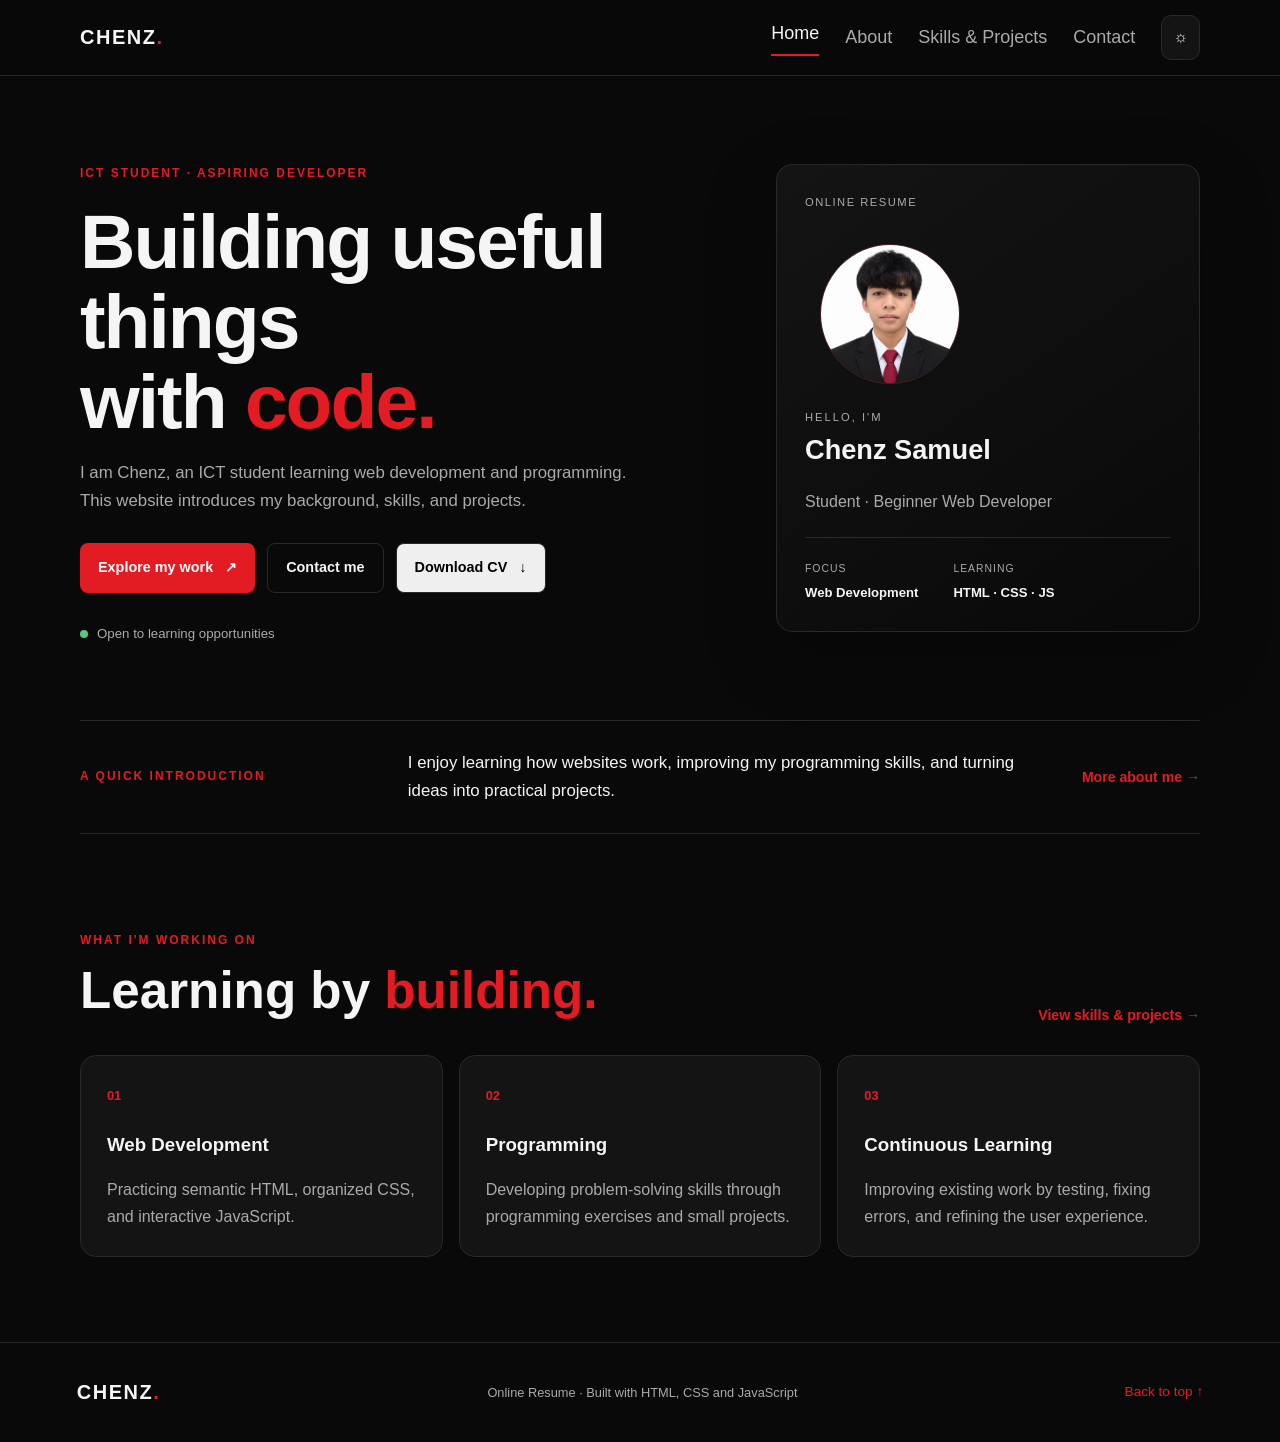
<file: index.html>
<!DOCTYPE html>
<html lang="en">
<head>
    <meta charset="UTF-8">
    <meta name="viewport" content="width=device-width, initial-scale=1.0">
    <meta name="description" content="Chenz's online resume and portfolio.">

    <title>Chenz | Online Resume</title>

    <link rel="stylesheet" href="assets/css/style.css">
    <script src="assets/js/script.js" defer></script>
</head>
<body>
    <div class="scroll-progress" aria-hidden="true"></div>

    <header class="site-header">
        <a class="brand" href="index.html">
            CHENZ<span>.</span>
        </a>

        <button
            class="menu-toggle"
            type="button"
            aria-label="Open navigation"
            aria-expanded="false"
        >
            ☰
        </button>

        <nav class="nav-links" aria-label="Main navigation">
            <a class="active" href="index.html">Home</a>
            <a href="pages/about/index.html">About</a>
            <a href="pages/skills-projects/index.html">Skills & Projects</a>
            <a href="pages/contact/index.html">Contact</a>

            <button
                class="theme-toggle"
                type="button"
                aria-label="Toggle light and dark theme"
            >
                ☼
            </button>
        </nav>
    </header>

    <main>
        <section class="hero section-wrap">
            <div class="hero-copy reveal">
                <p class="eyebrow">ICT STUDENT · ASPIRING DEVELOPER</p>

                <h1>
                    Building useful things<br>
                    with <span>code.</span>
                </h1>

                <p class="hero-description">
                    I am Chenz, an ICT student learning web development and
                    programming. This website introduces my background,
                    skills, and projects.
                </p>

                <div class="hero-actions">
                    <a
                        class="button button-primary"
                        href="pages/skills-projects/index.html"
                    >
                        Explore my work
                        <span aria-hidden="true">↗</span>
                    </a>

                    <a
                        class="button button-outline"
                        href="pages/contact/index.html"
                    >
                        Contact me
                    </a>

                    <button
                        class="button button-outline"
                        id="downloadCvBtn"
                        type="button"
                    >
                        Download CV
                        <span aria-hidden="true">↓</span>
                    </button>
                </div>

                <div class="hero-meta">
                    <span class="status-dot"></span>
                    Open to learning opportunities
                </div>
            </div>

            <div class="hero-card reveal" aria-label="Profile introduction">
                <div class="card-topline">
                    <span>ONLINE RESUME</span>
                </div>

                <div class="profile-mark">
                    <img src="assets/img/formal.png" alt="My Profile Photo">
                </div>

                <p class="card-kicker">HELLO, I'M</p>

                <h2>Chenz Samuel</h2>

                <p class="muted">
                    Student · Beginner Web Developer
                </p>

                <div class="card-rule"></div>

                <div class="quick-facts">
                    <div>
                        <span>FOCUS</span>
                        <strong>Web Development</strong>
                    </div>

                    <div>
                        <span>LEARNING</span>
                        <strong>HTML · CSS · JS</strong>
                    </div>
                </div>
            </div>
        </section>

        <section class="section-wrap intro-strip reveal">
            <p class="eyebrow">A QUICK INTRODUCTION</p>

            <p>
                I enjoy learning how websites work, improving my programming
                skills, and turning ideas into practical projects.
            </p>

            <a class="text-link" href="pages/about/index.html">
                More about me
                <span aria-hidden="true">→</span>
            </a>
        </section>

        <section class="section-wrap section-block reveal">
            <div class="section-heading">
                <div>
                    <p class="eyebrow">WHAT I'M WORKING ON</p>
                    <h2>
                        Learning by <span>building.</span>
                    </h2>
                </div>

                <a class="text-link" href="pages/skills-projects/index.html">
                    View skills & projects →
                </a>
            </div>

            <div class="feature-grid">
                <article class="feature-card">
                    <span class="feature-number">01</span>

                    <h3>Web Development</h3>

                    <p>
                        Practicing semantic HTML, organized CSS, and
                        interactive JavaScript.
                    </p>
                </article>

                <article class="feature-card">
                    <span class="feature-number">02</span>

                    <h3>Programming</h3>

                    <p>
                        Developing problem-solving skills through programming
                        exercises and small projects.
                    </p>
                </article>

                <article class="feature-card">
                    <span class="feature-number">03</span>

                    <h3>Continuous Learning</h3>

                    <p>
                        Improving existing work by testing, fixing errors,
                        and refining the user experience.
                    </p>
                </article>
            </div>
        </section>
    </main>

    <footer class="site-footer">
        <a class="brand" href="index.html">
            CHENZ<span>.</span>
        </a>

        <p>
            Online Resume · Built with HTML, CSS and JavaScript
        </p>

        <a href="#top" class="back-to-top">
            Back to top ↑
        </a>
    </footer>

        <!-- Download CV QR Modal -->
    <div class="qr-modal" id="qrModal">
    <div class="qr-modal-content">

        <button class="qr-close" id="closeQrModal" type="button">
            &times;
        </button>

        <p class="eyebrow">MY RESUME</p>
        <h2>Scan to <span>View CV.</span></h2>

        <p class="muted">
            Scan this QR code to open my resume.
        </p>

        <div class="qr-container">
            <img id="resumeQr" alt="QR Code for my resume">
        </div>

    </div>
</div>

</body>
</html>
</file>
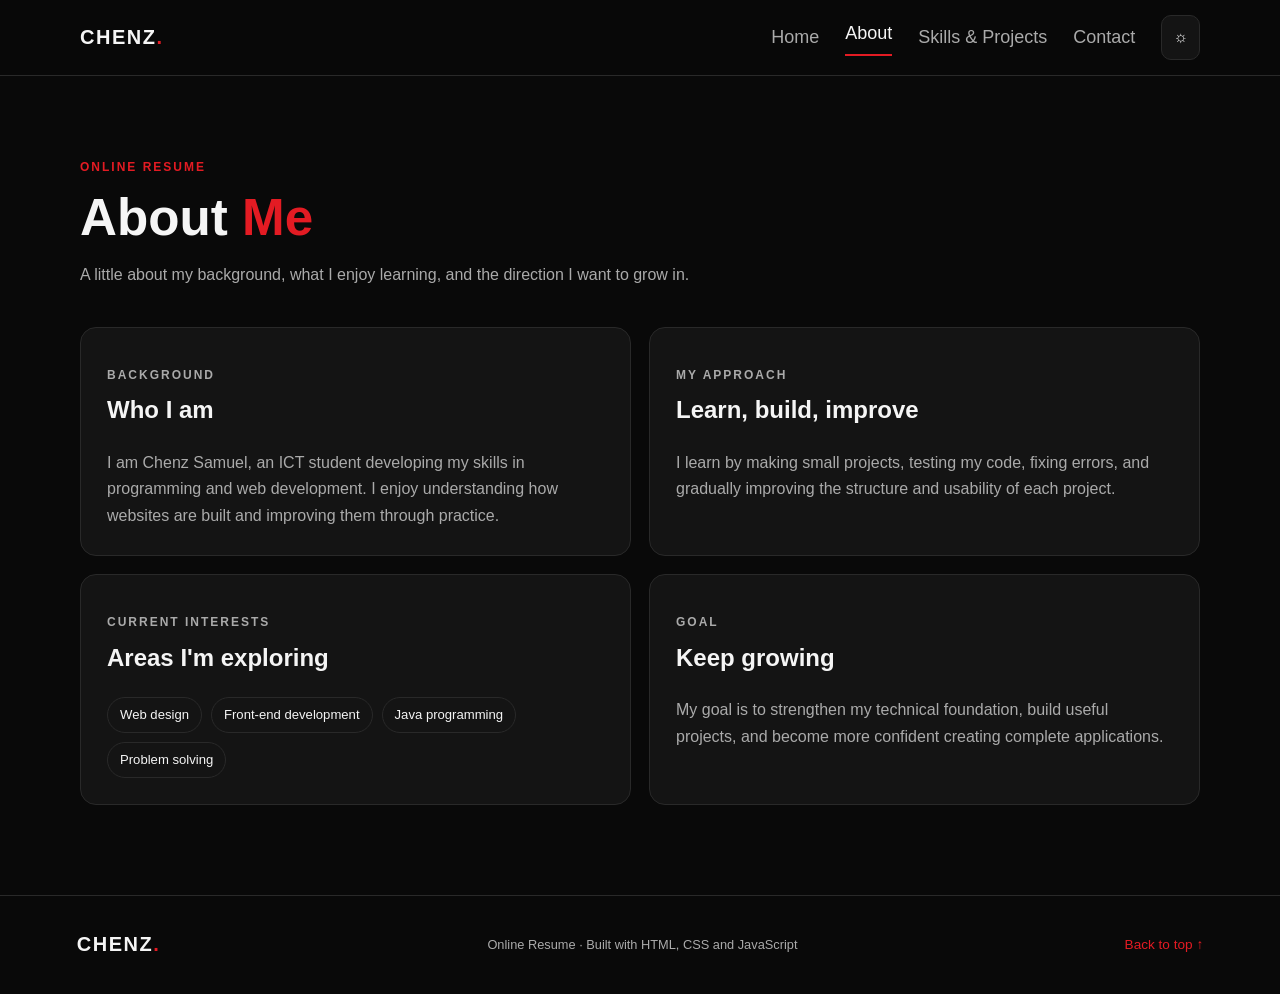
<file: pages/about/index.html>
<!DOCTYPE html>
<html lang="en">
<head>
    <meta charset="UTF-8">
    <meta name="viewport" content="width=device-width, initial-scale=1.0">
    <meta name="description" content="About Me — Chenz's online resume.">

    <title>About Me | Chenz</title>

    <link rel="stylesheet" href="assets/css/style.css">
    <script src="assets/js/scripts.js" defer></script>
</head>
<body>
    <div class="scroll-progress" aria-hidden="true"></div>

    <header class="site-header">
        <a class="brand" href="../../index.html">
            CHENZ<span>.</span>
        </a>

        <button
            class="menu-toggle"
            type="button"
            aria-label="Open navigation"
            aria-expanded="false"
        >
            ☰
        </button>

        <nav class="nav-links" aria-label="Main navigation">
            <a href="../../index.html">Home</a>
            <a href="../about/index.html">About</a>
            <a href="../skills-projects/index.html">Skills & Projects</a>
            <a href="../contact/index.html">Contact</a>

            <button
                class="theme-toggle"
                type="button"
                aria-label="Toggle light and dark theme"
            >
                ☼
            </button>
        </nav>
    </header>

    <main class="page-main section-wrap">
        <header class="page-heading reveal">
            <p class="eyebrow">ONLINE RESUME</p>

            <h1>
                About <span>Me</span>
            </h1>

            <p>
                A little about my background, what I enjoy learning, and the
                direction I want to grow in.
            </p>
        </header>

        <section class="content-grid">
            <article class="content-card">
                <p class="eyebrow">BACKGROUND</p>

                <h2>Who I am</h2>

                <p>
                    I am Chenz Samuel, an ICT student developing my skills in
                    programming and web development. I enjoy understanding how
                    websites are built and improving them through practice.
                </p>
            </article>

            <article class="content-card">
                <p class="eyebrow">MY APPROACH</p>

                <h2>Learn, build, improve</h2>

                <p>
                    I learn by making small projects, testing my code, fixing
                    errors, and gradually improving the structure and usability
                    of each project.
                </p>
            </article>

            <article class="content-card">
                <p class="eyebrow">CURRENT INTERESTS</p>

                <h2>Areas I'm exploring</h2>

                <div class="tag-list">
                    <span class="tag">Web design</span>
                    <span class="tag">Front-end development</span>
                    <span class="tag">Java programming</span>
                    <span class="tag">Problem solving</span>
                </div>
            </article>

            <article class="content-card">
                <p class="eyebrow">GOAL</p>

                <h2>Keep growing</h2>

                <p>
                    My goal is to strengthen my technical foundation, build
                    useful projects, and become more confident creating
                    complete applications.
                </p>
            </article>
        </section>
    </main>

    <footer class="site-footer">
        <a class="brand" href="../../index.html">
            CHENZ<span>.</span>
        </a>

        <p>
            Online Resume · Built with HTML, CSS and JavaScript
        </p>

        <a class="back-to-top" href="#top">
            Back to top ↑
        </a>
    </footer>
</body>
</html>
</file>
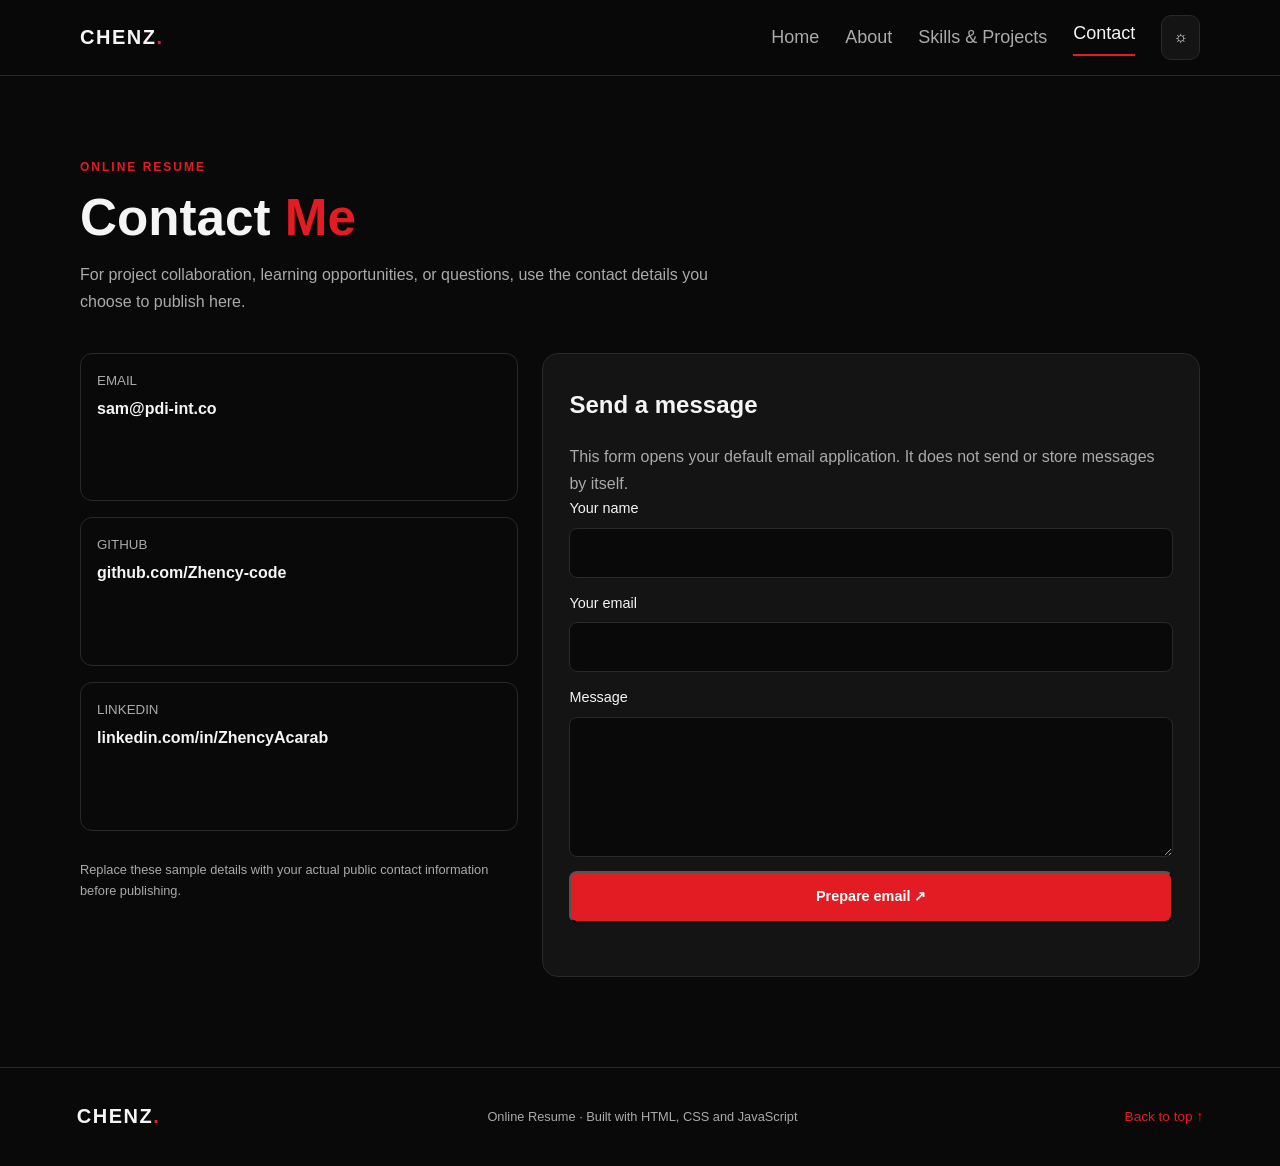
<file: pages/contact/index.html>
<!DOCTYPE html>
<html lang="en">
<head>
    <meta charset="UTF-8">
    <meta name="viewport" content="width=device-width, initial-scale=1.0">
    <meta name="description" content="Contact Me — Chenz's online resume.">

    <title>Contact Me | Chenz</title>

    <link rel="stylesheet" href="assets/css/style.css">
    <script src="assets/js/scripts.js" defer></script>
</head>
<body>
    <div class="scroll-progress" aria-hidden="true"></div>

    <header class="site-header">
        <a class="brand" href="../../index.html">
            CHENZ<span>.</span>
        </a>

        <button
            class="menu-toggle"
            type="button"
            aria-label="Open navigation"
            aria-expanded="false"
        >
            ☰
        </button>

        <nav class="nav-links" aria-label="Main navigation">
            <a href="../../index.html">Home</a>
            <a href="../about/index.html">About</a>
            <a href="../skills-projects/index.html">Skills & Projects</a>
            <a href="../contact/index.html">Contact</a>

            <button
                class="theme-toggle"
                type="button"
                aria-label="Toggle light and dark theme"
            >
                ☼
            </button>
        </nav>
    </header>

    <main class="page-main section-wrap">
        <header class="page-heading reveal">
            <p class="eyebrow">ONLINE RESUME</p>

            <h1>
                Contact <span>Me</span>
            </h1>

            <p>
                For project collaboration, learning opportunities, or questions,
                use the contact details you choose to publish here.
            </p>
        </header>

        <section class="contact-layout">
            <div class="contact-list">
                <div class="contact-item">
                    <small>EMAIL</small>
                    <strong>sam@pdi-int.co</strong>
                </div>

                <div class="contact-item">
                    <small>GITHUB</small>
                    <strong>github.com/Zhency-code</strong>
                </div>

                <div class="contact-item">
                    <small>LINKEDIN</small>
                    <strong>linkedin.com/in/ZhencyAcarab</strong>
                </div>
                
                <p class="form-note">
                    Replace these sample details with your actual public contact
                    information before publishing.
                </p>
            </div>

            <div class="content-card">
                <h2>Send a message</h2>

                <p class="muted">
                    This form opens your default email application.
                    It does not send or store messages by itself.
                </p>

                <form class="contact-form" id="contact-form">
                    <label for="name">
                        Your name
                        <input
                            id="name"
                            name="name"
                            autocomplete="name"
                            required
                        >
                    </label>

                    <label for="email">
                        Your email
                        <input
                            id="email"
                            name="email"
                            type="email"
                            autocomplete="email"
                            required
                        >
                    </label>

                    <label for="message">
                        Message
                        <textarea
                            id="message"
                            name="message"
                            required
                        ></textarea>
                    </label>

                    <button
                        class="button button-primary"
                        type="submit"
                    >
                        Prepare email ↗
                    </button>

                    <p
                        class="form-note"
                        id="form-note"
                        aria-live="polite"
                    ></p>
                </form>
            </div>
        </section>
    </main>

    <footer class="site-footer">
        <a class="brand" href="../../index.html">
            CHENZ<span>.</span>
        </a>

        <p>Online Resume · Built with HTML, CSS and JavaScript</p>

        <a class="back-to-top" href="#top">
            Back to top ↑
        </a>
    </footer>
</body>
</html>
</file>
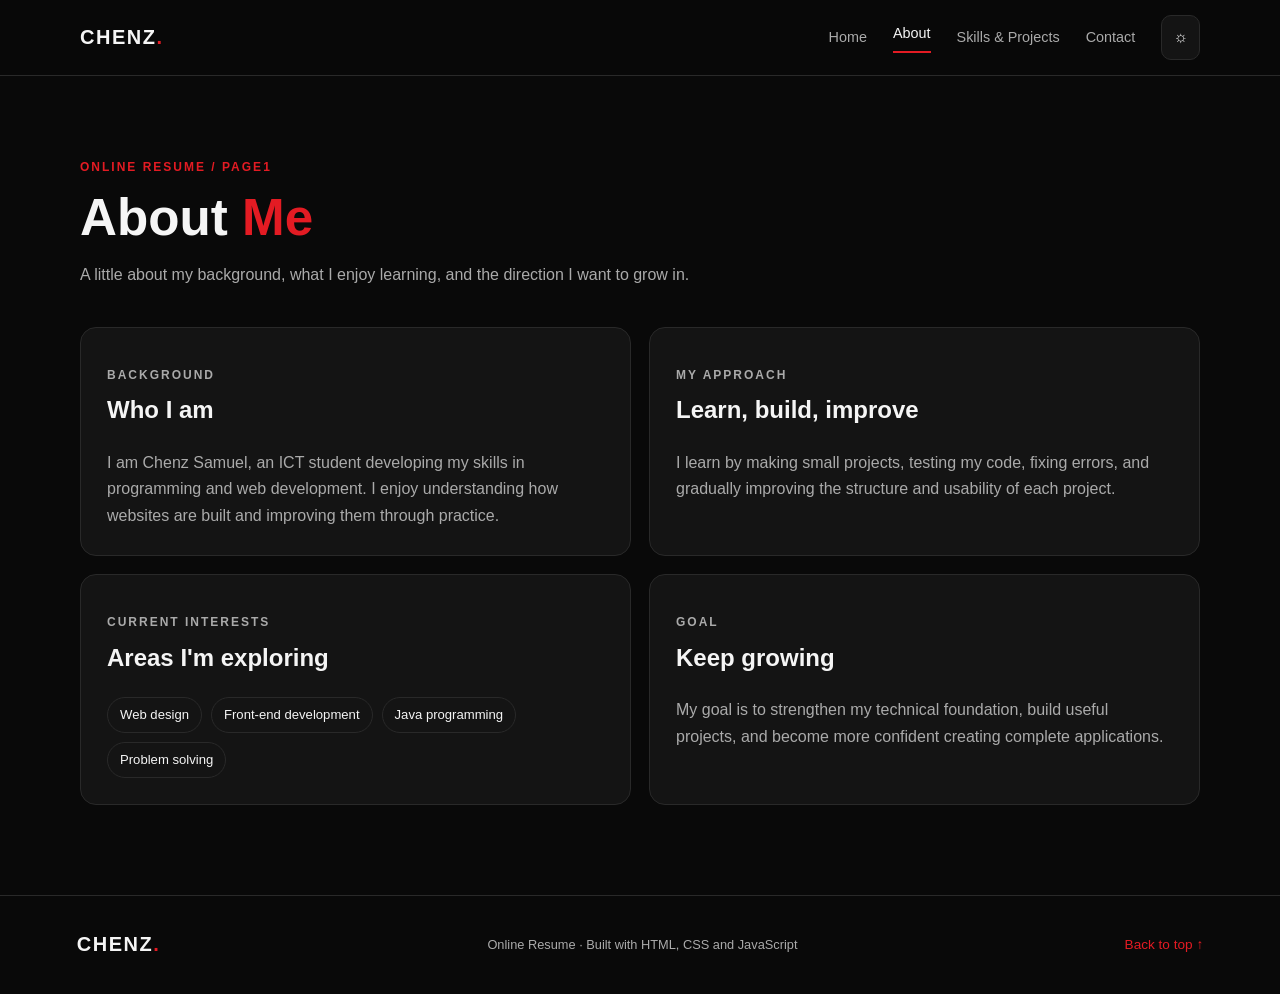
<file: pages/page1/index.html>
<!DOCTYPE html>
<html lang="en">
<head>
    <meta charset="UTF-8">
    <meta name="viewport" content="width=device-width, initial-scale=1.0">
    <meta name="description" content="About Me — Chenz's online resume.">

    <title>About Me | Chenz</title>

    <link rel="stylesheet" href="assets/css/style.css">
    <script src="assets/js/scripts.js" defer></script>
</head>
<body>
    <div class="scroll-progress" aria-hidden="true"></div>

    <header class="site-header">
        <a class="brand" href="../../index.html">
            CHENZ<span>.</span>
        </a>

        <button
            class="menu-toggle"
            type="button"
            aria-label="Open navigation"
            aria-expanded="false"
        >
            ☰
        </button>

        <nav class="nav-links" aria-label="Main navigation">
            <a href="../../index.html">Home</a>
            <a href="../page1/index.html">About</a>
            <a href="../page2/index.html">Skills & Projects</a>
            <a href="../page3/index.html">Contact</a>

            <button
                class="theme-toggle"
                type="button"
                aria-label="Toggle light and dark theme"
            >
                ☼
            </button>
        </nav>
    </header>

    <main class="page-main section-wrap">
        <header class="page-heading reveal">
            <p class="eyebrow">ONLINE RESUME / PAGE1</p>

            <h1>
                About <span>Me</span>
            </h1>

            <p>
                A little about my background, what I enjoy learning, and the
                direction I want to grow in.
            </p>
        </header>

        <section class="content-grid">
            <article class="content-card">
                <p class="eyebrow">BACKGROUND</p>

                <h2>Who I am</h2>

                <p>
                    I am Chenz Samuel, an ICT student developing my skills in
                    programming and web development. I enjoy understanding how
                    websites are built and improving them through practice.
                </p>
            </article>

            <article class="content-card">
                <p class="eyebrow">MY APPROACH</p>

                <h2>Learn, build, improve</h2>

                <p>
                    I learn by making small projects, testing my code, fixing
                    errors, and gradually improving the structure and usability
                    of each project.
                </p>
            </article>

            <article class="content-card">
                <p class="eyebrow">CURRENT INTERESTS</p>

                <h2>Areas I'm exploring</h2>

                <div class="tag-list">
                    <span class="tag">Web design</span>
                    <span class="tag">Front-end development</span>
                    <span class="tag">Java programming</span>
                    <span class="tag">Problem solving</span>
                </div>
            </article>

            <article class="content-card">
                <p class="eyebrow">GOAL</p>

                <h2>Keep growing</h2>

                <p>
                    My goal is to strengthen my technical foundation, build
                    useful projects, and become more confident creating
                    complete applications.
                </p>
            </article>
        </section>
    </main>

    <footer class="site-footer">
        <a class="brand" href="../../index.html">
            CHENZ<span>.</span>
        </a>

        <p>
            Online Resume · Built with HTML, CSS and JavaScript
        </p>

        <a class="back-to-top" href="#top">
            Back to top ↑
        </a>
    </footer>
</body>
</html>
</file>
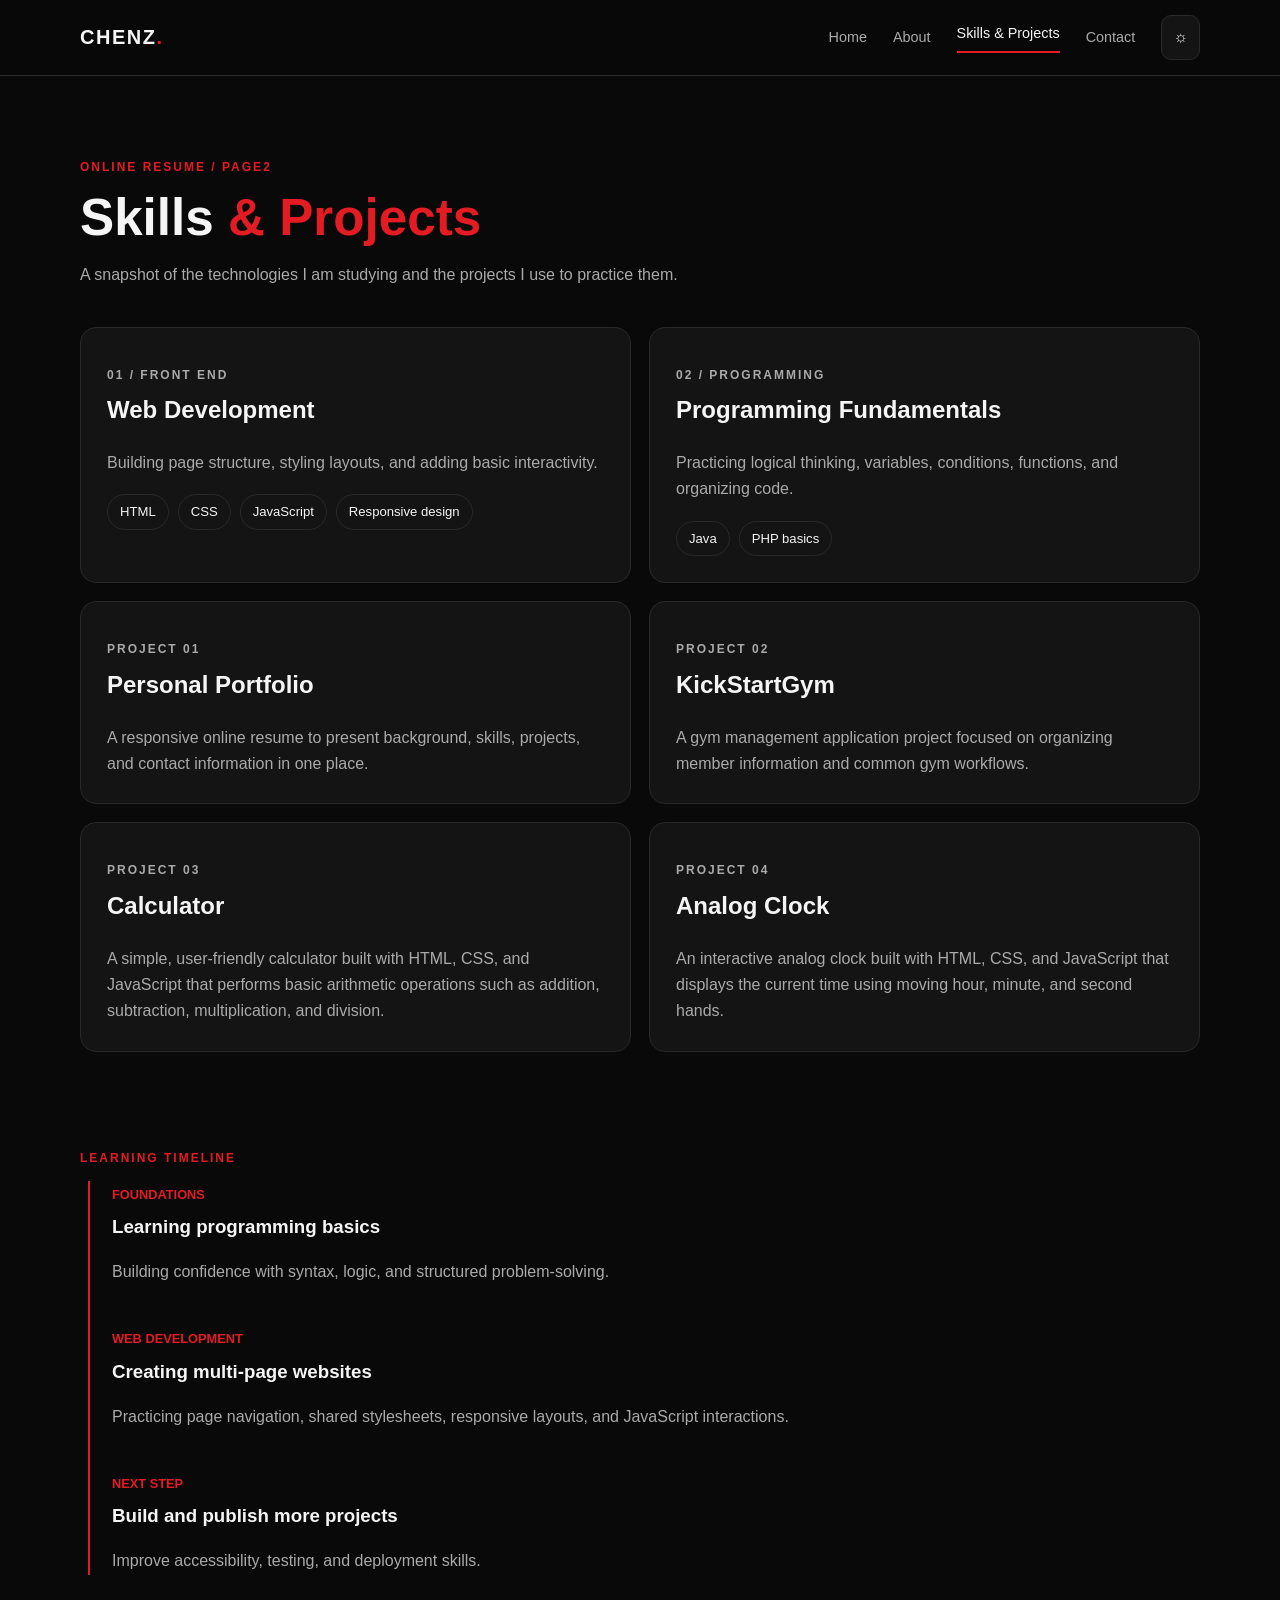
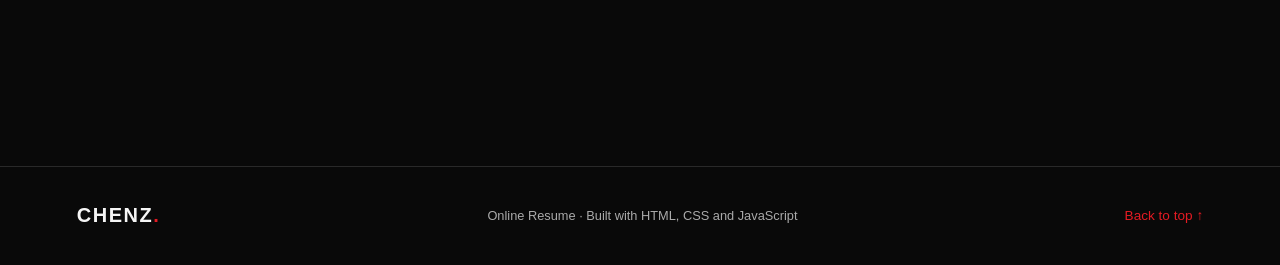
<file: pages/page2/index.html>
<!DOCTYPE html>
<html lang="en">
<head>
    <meta charset="UTF-8">
    <meta name="viewport" content="width=device-width, initial-scale=1.0">
    <meta name="description" content="Skills & Projects — Chenz's online resume.">

    <title>Skills & Projects | Chenz</title>

    <link rel="stylesheet" href="assets/css/style.css">
    <script src="assets/js/scripts.js" defer></script>
</head>
<body>
    <div class="scroll-progress" aria-hidden="true"></div>

    <header class="site-header">
        <a class="brand" href="../../index.html">
            CHENZ<span>.</span>
        </a>

        <button
            class="menu-toggle"
            type="button"
            aria-label="Open navigation"
            aria-expanded="false"
        >
            ☰
        </button>

        <nav class="nav-links" aria-label="Main navigation">
            <a href="../../index.html">Home</a>
            <a href="../page1/index.html">About</a>
            <a href="../page2/index.html">Skills & Projects</a>
            <a href="../page3/index.html">Contact</a>

            <button
                class="theme-toggle"
                type="button"
                aria-label="Toggle light and dark theme"
            >
                ☼
            </button>
        </nav>
    </header>

    <main class="page-main section-wrap">
        <header class="page-heading reveal">
            <p class="eyebrow">ONLINE RESUME / PAGE2</p>

            <h1>
                Skills <span>& Projects</span>
            </h1>

            <p>
                A snapshot of the technologies I am studying and the projects
                I use to practice them.
            </p>
        </header>

        <section class="content-grid">
            <article class="content-card">
                <p class="eyebrow">01 / FRONT END</p>

                <h2>Web Development</h2>

                <p>
                    Building page structure, styling layouts, and adding
                    basic interactivity.
                </p>

                <div class="tag-list">
                    <span class="tag">HTML</span>
                    <span class="tag">CSS</span>
                    <span class="tag">JavaScript</span>
                    <span class="tag">Responsive design</span>
                </div>
            </article>

            <article class="content-card">
                <p class="eyebrow">02 / PROGRAMMING</p>

                <h2>Programming Fundamentals</h2>

                <p>
                    Practicing logical thinking, variables, conditions,
                    functions, and organizing code.
                </p>

                <div class="tag-list">
                    <span class="tag">Java</span>
                    <span class="tag">PHP basics</span>
                </div>
            </article>

            <article class="content-card">
                <p class="eyebrow">PROJECT 01</p>

                <h2>Personal Portfolio</h2>

                <p>
                    A responsive online resume to present background, skills,
                    projects, and contact information in one place.
                </p>
            </article>

            <article class="content-card">
                <p class="eyebrow">PROJECT 02</p>

                <h2>KickStartGym</h2>

                <p>
                    A gym management application project focused on organizing
                    member information and common gym workflows.
                </p>
            </article>

            <article class="content-card">
                <p class="eyebrow">PROJECT 03</p>

                <h2>Calculator</h2>

                <p>
                    A simple, user-friendly calculator built with HTML, CSS, and
                    JavaScript that performs basic arithmetic operations such as 
                    addition, subtraction, multiplication, and division.
                </p>
            </article>

            <article class="content-card">
                <p class="eyebrow">PROJECT 04</p>

                <h2>Analog Clock</h2>

                <p>
                    An interactive analog clock built with HTML, CSS, and 
                    JavaScript that displays the current time using moving 
                    hour, minute, and second hands.
                </p>
            </article>
        </section>

        <section class="section-block">
            <p class="eyebrow">LEARNING TIMELINE</p>

            <div class="timeline-item">
                <time>FOUNDATIONS</time>

                <h3>Learning programming basics</h3>

                <p class="muted">
                    Building confidence with syntax, logic, and structured
                    problem-solving.
                </p>
            </div>

            <div class="timeline-item">
                <time>WEB DEVELOPMENT</time>

                <h3>Creating multi-page websites</h3>

                <p class="muted">
                    Practicing page navigation, shared stylesheets, responsive
                    layouts, and JavaScript interactions.
                </p>
            </div>

            <div class="timeline-item">
                <time>NEXT STEP</time>

                <h3>Build and publish more projects</h3>

                <p class="muted">
                    Improve accessibility, testing, and deployment skills.
                </p>
            </div>
        </section>
    </main>

    <footer class="site-footer">
        <a class="brand" href="../../index.html">
            CHENZ<span>.</span>
        </a>

        <p>
            Online Resume · Built with HTML, CSS and JavaScript
        </p>

        <a class="back-to-top" href="#top">
            Back to top ↑
        </a>
    </footer>
</body>
</html>
</file>
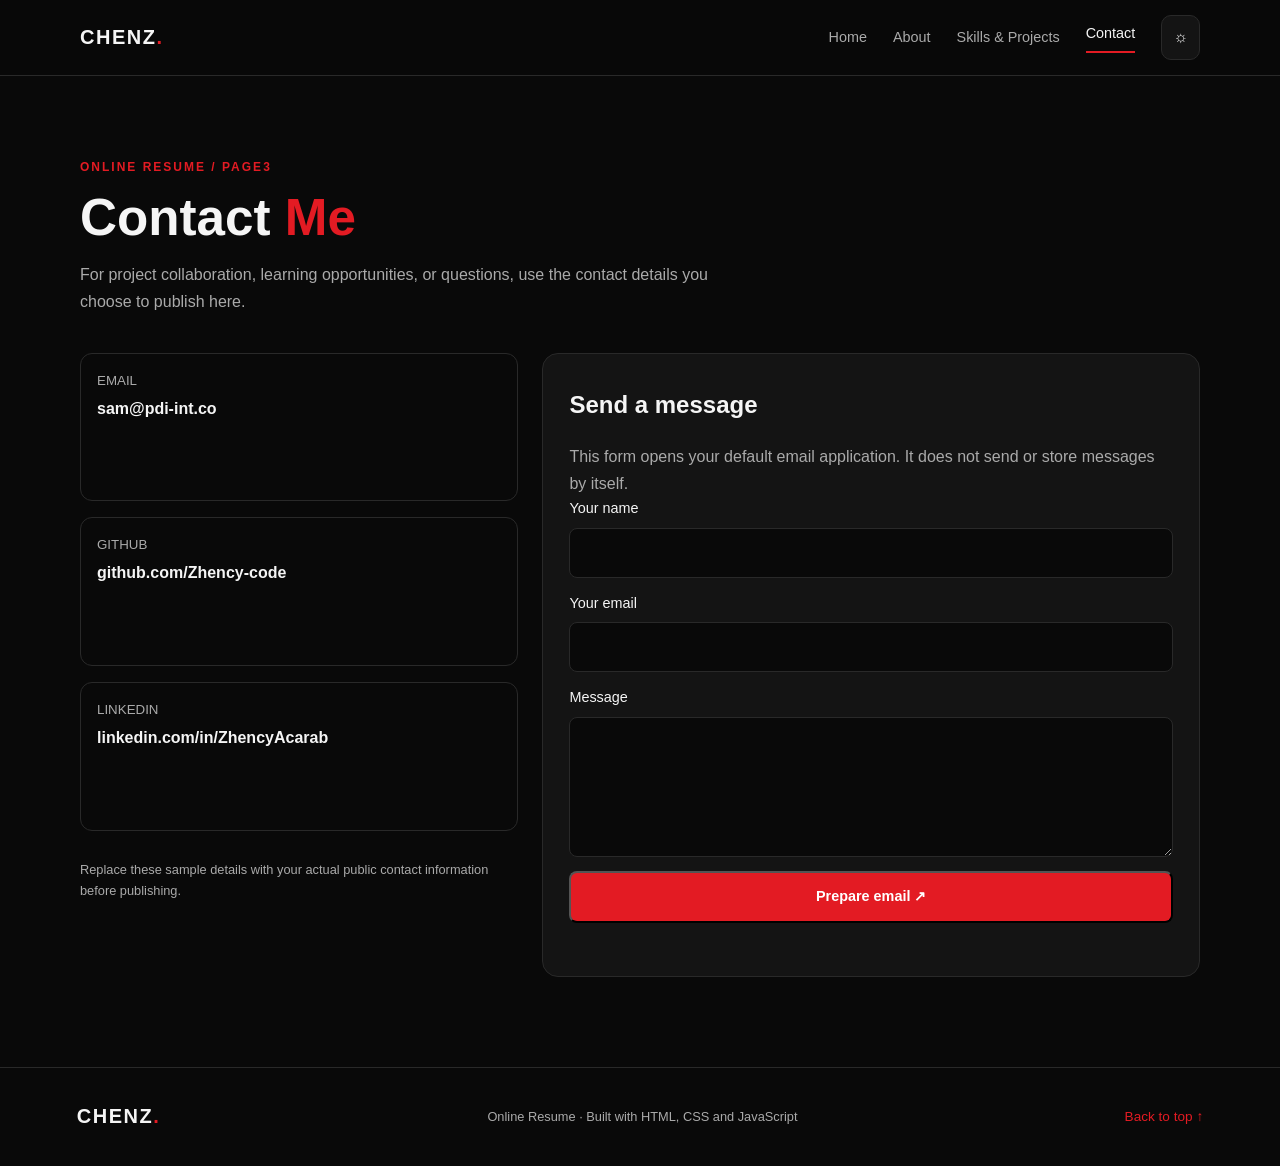
<file: pages/page3/index.html>
<!DOCTYPE html>
<html lang="en">
<head>
    <meta charset="UTF-8">
    <meta name="viewport" content="width=device-width, initial-scale=1.0">
    <meta name="description" content="Contact Me — Chenz's online resume.">

    <title>Contact Me | Chenz</title>

    <link rel="stylesheet" href="assets/css/style.css">
    <script src="assets/js/scripts.js" defer></script>
</head>
<body>
    <div class="scroll-progress" aria-hidden="true"></div>

    <header class="site-header">
        <a class="brand" href="../../index.html">
            CHENZ<span>.</span>
        </a>

        <button
            class="menu-toggle"
            type="button"
            aria-label="Open navigation"
            aria-expanded="false"
        >
            ☰
        </button>

        <nav class="nav-links" aria-label="Main navigation">
            <a href="../../index.html">Home</a>
            <a href="../page1/index.html">About</a>
            <a href="../page2/index.html">Skills & Projects</a>
            <a href="../page3/index.html">Contact</a>

            <button
                class="theme-toggle"
                type="button"
                aria-label="Toggle light and dark theme"
            >
                ☼
            </button>
        </nav>
    </header>

    <main class="page-main section-wrap">
        <header class="page-heading reveal">
            <p class="eyebrow">ONLINE RESUME / PAGE3</p>

            <h1>
                Contact <span>Me</span>
            </h1>

            <p>
                For project collaboration, learning opportunities, or questions,
                use the contact details you choose to publish here.
            </p>
        </header>

        <section class="contact-layout">
            <div class="contact-list">
                <div class="contact-item">
                    <small>EMAIL</small>
                    <strong>sam@pdi-int.co</strong>
                </div>

                <div class="contact-item">
                    <small>GITHUB</small>
                    <strong>github.com/Zhency-code</strong>
                </div>

                <div class="contact-item">
                    <small>LINKEDIN</small>
                    <strong>linkedin.com/in/ZhencyAcarab</strong>
                </div>
                
                <p class="form-note">
                    Replace these sample details with your actual public contact
                    information before publishing.
                </p>
            </div>

            <div class="content-card">
                <h2>Send a message</h2>

                <p class="muted">
                    This form opens your default email application.
                    It does not send or store messages by itself.
                </p>

                <form class="contact-form" id="contact-form">
                    <label for="name">
                        Your name
                        <input
                            id="name"
                            name="name"
                            autocomplete="name"
                            required
                        >
                    </label>

                    <label for="email">
                        Your email
                        <input
                            id="email"
                            name="email"
                            type="email"
                            autocomplete="email"
                            required
                        >
                    </label>

                    <label for="message">
                        Message
                        <textarea
                            id="message"
                            name="message"
                            required
                        ></textarea>
                    </label>

                    <button
                        class="button button-primary"
                        type="submit"
                    >
                        Prepare email ↗
                    </button>

                    <p
                        class="form-note"
                        id="form-note"
                        aria-live="polite"
                    ></p>
                </form>
            </div>
        </section>
    </main>

    <footer class="site-footer">
        <a class="brand" href="../../index.html">
            CHENZ<span>.</span>
        </a>

        <p>Online Resume · Built with HTML, CSS and JavaScript</p>

        <a class="back-to-top" href="#top">
            Back to top ↑
        </a>
    </footer>
</body>
</html>
</file>
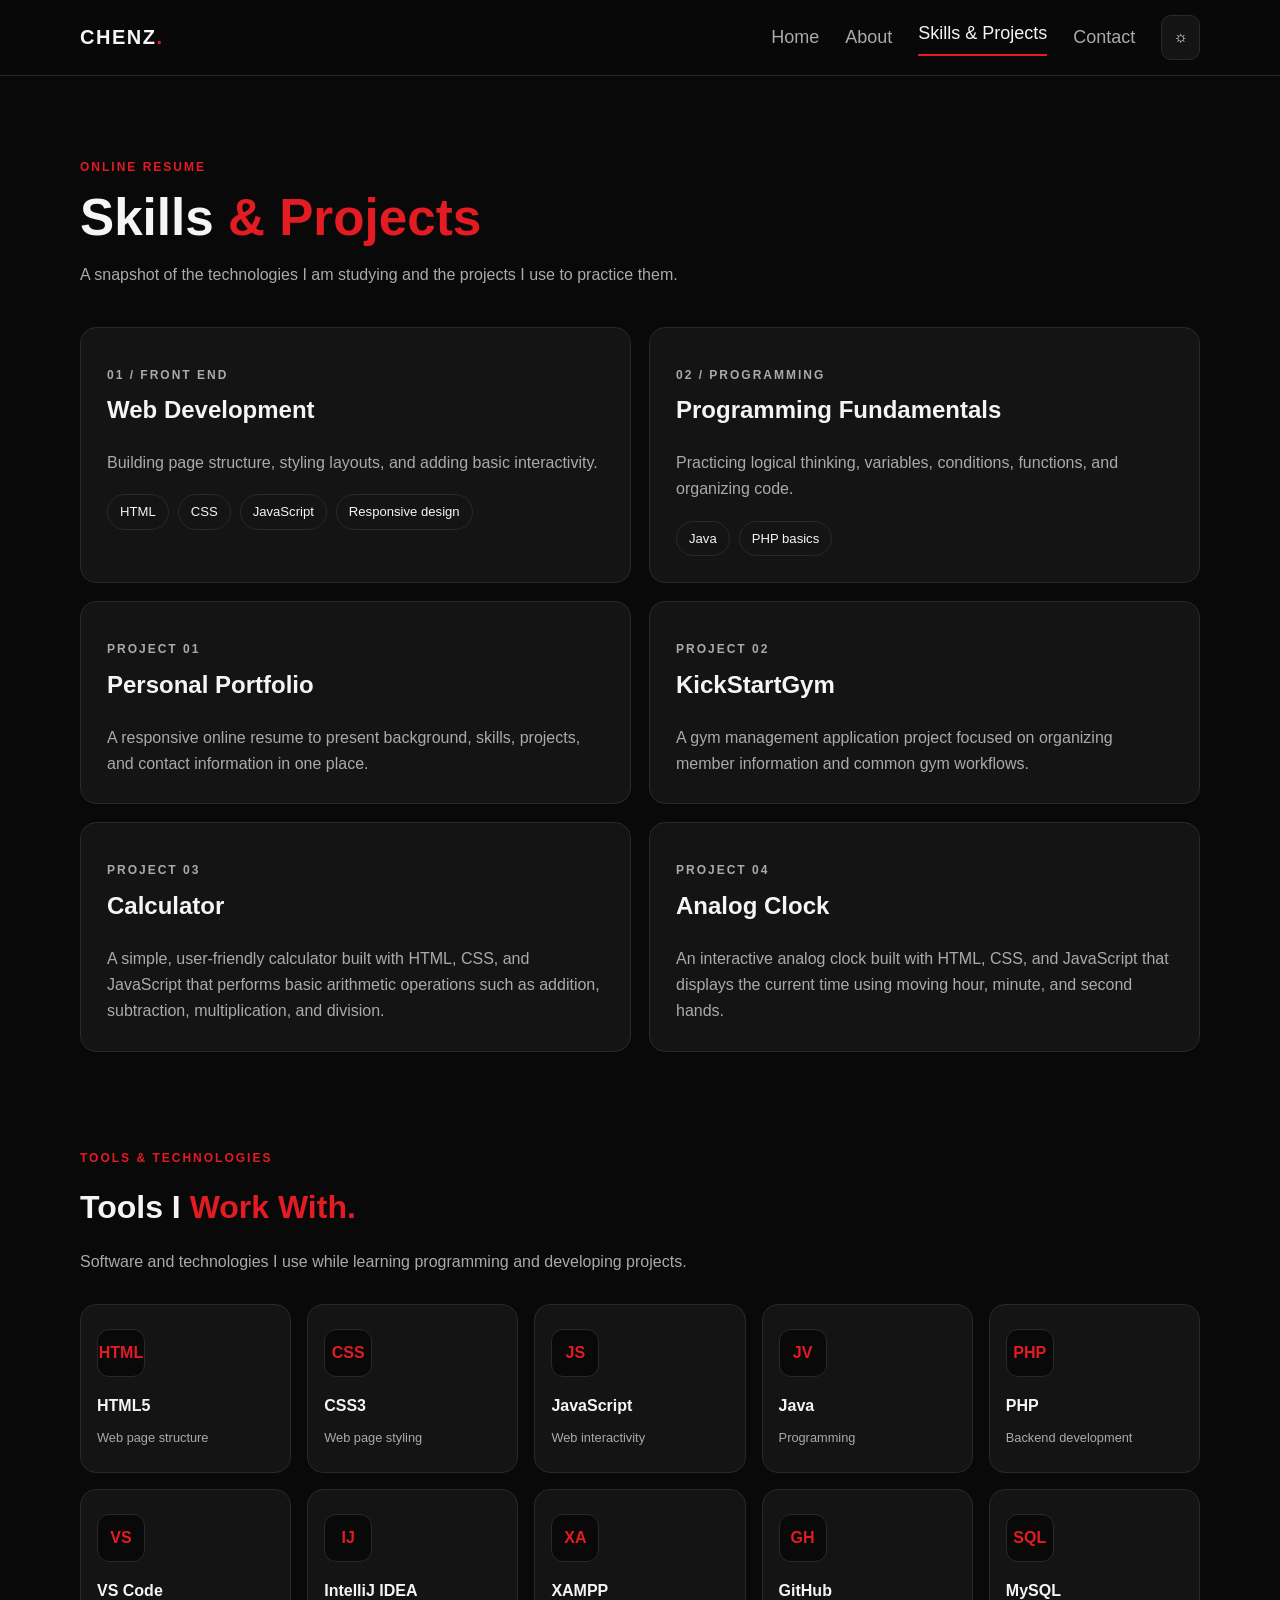
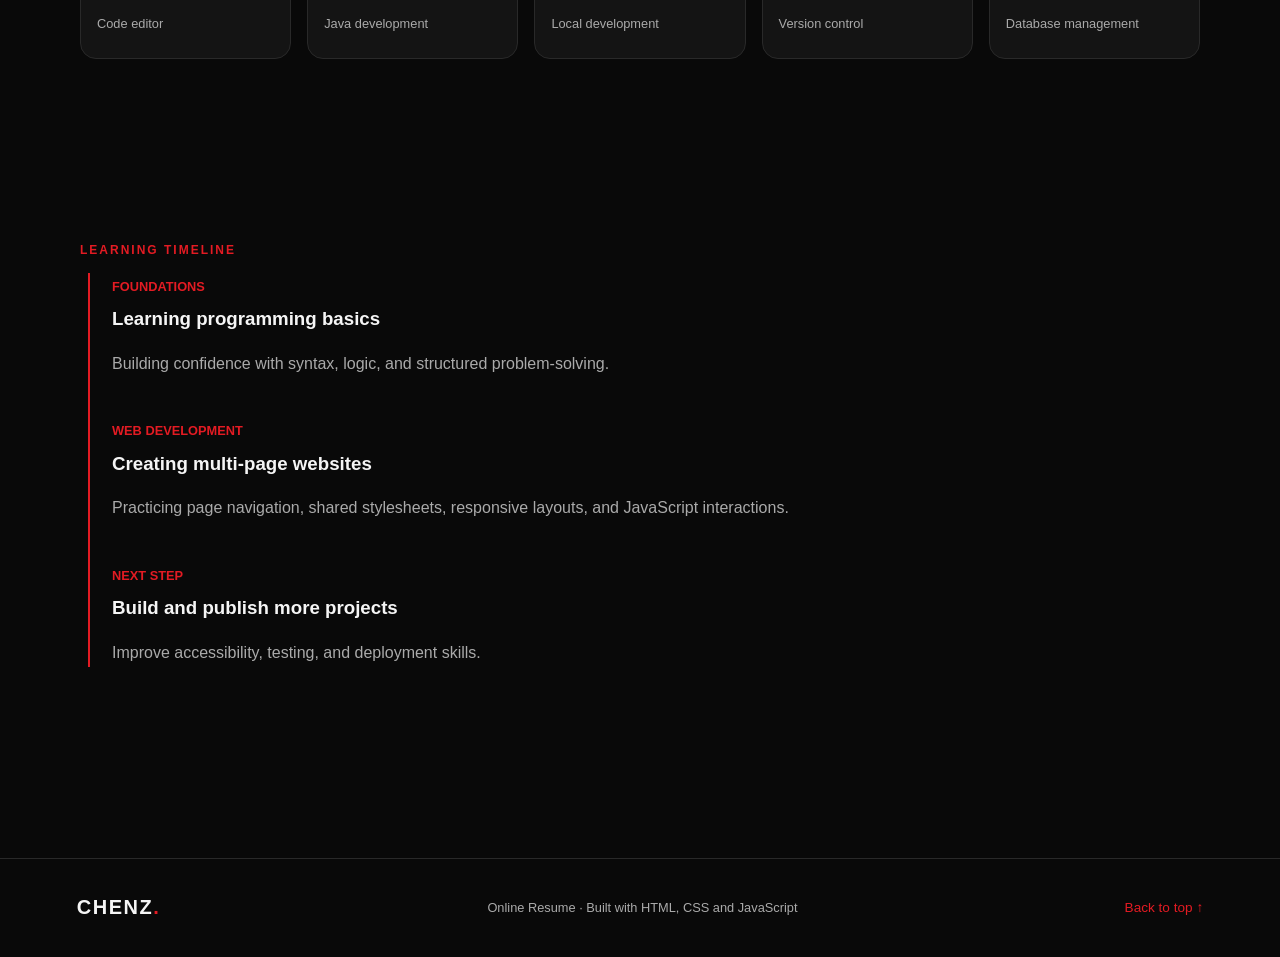
<file: pages/skills-projects/index.html>
<!DOCTYPE html>
<html lang="en">
<head>
    <meta charset="UTF-8">
    <meta name="viewport" content="width=device-width, initial-scale=1.0">
    <meta name="description" content="Skills & Projects — Chenz's online resume.">

    <title>Skills & Projects | Chenz</title>

    <link rel="stylesheet" href="assets/css/style.css">
    <script src="assets/js/scripts.js" defer></script>
</head>
<body>
    <div class="scroll-progress" aria-hidden="true"></div>

    <header class="site-header">
        <a class="brand" href="../../index.html">
            CHENZ<span>.</span>
        </a>

        <button
            class="menu-toggle"
            type="button"
            aria-label="Open navigation"
            aria-expanded="false"
        >
            ☰
        </button>

        <nav class="nav-links" aria-label="Main navigation">
            <a href="../../index.html">Home</a>
            <a href="../about/index.html">About</a>
            <a href="../skills-projects/index.html">Skills & Projects</a>
            <a href="../contact/index.html">Contact</a>

            <button
                class="theme-toggle"
                type="button"
                aria-label="Toggle light and dark theme"
            >
                ☼
            </button>
        </nav>
    </header>

    <main class="page-main section-wrap">
        <header class="page-heading reveal">
            <p class="eyebrow">ONLINE RESUME</p>

            <h1>
                Skills <span>& Projects</span>
            </h1>

            <p>
                A snapshot of the technologies I am studying and the projects
                I use to practice them.
            </p>
        </header>

        <section class="content-grid">
            <article class="content-card">
                <p class="eyebrow">01 / FRONT END</p>

                <h2>Web Development</h2>

                <p>
                    Building page structure, styling layouts, and adding
                    basic interactivity.
                </p>

                <div class="tag-list">
                    <span class="tag">HTML</span>
                    <span class="tag">CSS</span>
                    <span class="tag">JavaScript</span>
                    <span class="tag">Responsive design</span>
                </div>
            </article>

            <article class="content-card">
                <p class="eyebrow">02 / PROGRAMMING</p>

                <h2>Programming Fundamentals</h2>

                <p>
                    Practicing logical thinking, variables, conditions,
                    functions, and organizing code.
                </p>

                <div class="tag-list">
                    <span class="tag">Java</span>
                    <span class="tag">PHP basics</span>
                </div>
            </article>

            <article class="content-card">
                <p class="eyebrow">PROJECT 01</p>

                <h2>Personal Portfolio</h2>

                <p>
                    A responsive online resume to present background, skills,
                    projects, and contact information in one place.
                </p>
            </article>

            <article class="content-card">
                <p class="eyebrow">PROJECT 02</p>

                <h2>KickStartGym</h2>

                <p>
                    A gym management application project focused on organizing
                    member information and common gym workflows.
                </p>
            </article>

            <article class="content-card">
                <p class="eyebrow">PROJECT 03</p>

                <h2>Calculator</h2>

                <p>
                    A simple, user-friendly calculator built with HTML, CSS, and
                    JavaScript that performs basic arithmetic operations such as 
                    addition, subtraction, multiplication, and division.
                </p>
            </article>

            <article class="content-card">
                <p class="eyebrow">PROJECT 04</p>

                <h2>Analog Clock</h2>

                <p>
                    An interactive analog clock built with HTML, CSS, and 
                    JavaScript that displays the current time using moving 
                    hour, minute, and second hands.
                </p>
            </article>
        </section>

        
        <section class="section-block tools-section">
            <p class="eyebrow">TOOLS & TECHNOLOGIES</p>

            <h2>Tools I <span>Work With.</span></h2>

            <p class="muted">
                Software and technologies I use while learning
                programming and developing projects.
            </p>

            <div class="tools-grid">

                <div class="tool-card">
                    <div class="tool-icon">HTML</div>
                    <h3>HTML5</h3>
                    <p>Web page structure</p>
                </div>

                <div class="tool-card">
                    <div class="tool-icon">CSS</div>
                    <h3>CSS3</h3>
                    <p>Web page styling</p>
                </div>

                <div class="tool-card">
                    <div class="tool-icon">JS</div>
                    <h3>JavaScript</h3>
                    <p>Web interactivity</p>
                </div>

                <div class="tool-card">
                    <div class="tool-icon">JV</div>
                    <h3>Java</h3>
                    <p>Programming</p>
                </div>

                <div class="tool-card">
                    <div class="tool-icon">PHP</div>
                    <h3>PHP</h3>
                    <p>Backend development</p>
                </div>

                <div class="tool-card">
                    <div class="tool-icon">VS</div>
                    <h3>VS Code</h3>
                    <p>Code editor</p>
                </div>

                <div class="tool-card">
                    <div class="tool-icon">IJ</div>
                    <h3>IntelliJ IDEA</h3>
                    <p>Java development</p>
                </div>

                <div class="tool-card">
                    <div class="tool-icon">XA</div>
                    <h3>XAMPP</h3>
                    <p>Local development</p>
                </div>

                <div class="tool-card">
                    <div class="tool-icon">GH</div>
                    <h3>GitHub</h3>
                    <p>Version control</p>
                </div>

                <div class="tool-card">
                    <div class="tool-icon">SQL</div>
                    <h3>MySQL</h3>
                    <p>Database management</p>
                </div>

            </div>
        </section>

        <section class="section-block">
            <p class="eyebrow">LEARNING TIMELINE</p>

            <div class="timeline-item">
                <time>FOUNDATIONS</time>

                <h3>Learning programming basics</h3>

                <p class="muted">
                    Building confidence with syntax, logic, and structured
                    problem-solving.
                </p>
            </div>

            <div class="timeline-item">
                <time>WEB DEVELOPMENT</time>

                <h3>Creating multi-page websites</h3>

                <p class="muted">
                    Practicing page navigation, shared stylesheets, responsive
                    layouts, and JavaScript interactions.
                </p>
            </div>

            <div class="timeline-item">
                <time>NEXT STEP</time>

                <h3>Build and publish more projects</h3>

                <p class="muted">
                    Improve accessibility, testing, and deployment skills.
                </p>
            </div>
        </section>
    </main>

    <footer class="site-footer">
        <a class="brand" href="../../index.html">
            CHENZ<span>.</span>
        </a>

        <p>
            Online Resume · Built with HTML, CSS and JavaScript
        </p>

        <a class="back-to-top" href="#top">
            Back to top ↑
        </a>
    </footer>
</body>
</html>
</file>
<file: assets/css/style.css>
/* ResumeV2 Shared Styles */

/* Theme Variables */
:root {
    --bg: #090909;
    --surface: #141414;
    --surface-hover: #1c1c1c;
    --text: #f5f5f5;
    --muted: #aaa;
    --border: #292929;
    --red: #e31b23;
    --nav-height: 76px;
    --content: 1120px;
    --radius: 16px;
    --shadow: 0 24px 70px rgba(0, 0, 0, 0.25);
}

:root[data-theme="light"] {
    --bg: #f6f6f6;
    --surface: #fff;
    --surface-hover: #eee;
    --text: #171717;
    --muted: #5e5e5e;
    --border: #ddd;
    --shadow: 0 20px 60px rgba(0, 0, 0, 0.08);
}

/* Global Styles */
* {
    box-sizing: border-box;
}

html {
    scroll-behavior: smooth;
    scroll-padding-top: calc(var(--nav-height) + 20px);
}

body {
    margin: 0;
    background: var(--bg);
    color: var(--text);
    font-family: Arial, Helvetica, sans-serif;
    line-height: 1.65;
    transition: background 0.25s, color 0.25s;
}

a {
    color: inherit;
    text-decoration: none;
}

button {
    font: inherit;
}

/* Header and Navigation */
.site-header {
    height: var(--nav-height);
    position: sticky;
    top: 0;
    z-index: 20;
    display: flex;
    align-items: center;
    justify-content: space-between;
    padding: 0 max(6%, calc((100% - var(--content)) / 2));
    background: color-mix(in srgb, var(--bg) 90%, transparent);
    backdrop-filter: blur(14px);
    border-bottom: 1px solid var(--border);
}

.brand {
    font-weight: 900;
    letter-spacing: 1.5px;
    font-size: 1.25rem;
}

.brand span,
h1 span,
h2 span {
    color: var(--red);
}

.nav-links {
    display: flex;
    align-items: center;
    gap: 26px;
}

.nav-links a {
    font-size: 18px;
    color: var(--muted);
    transition: color 0.2s;
}

.nav-links a:hover,
.nav-links a.active {
    color: var(--text);
}

.nav-links a.active::after {
    content: "";
    display: block;
    height: 2px;
    background: var(--red);
    margin-top: 5px;
}

.theme-toggle,
.menu-toggle {
    color: var(--text);
    background: var(--surface);
    border: 1px solid var(--border);
    border-radius: 10px;
    padding: 8px 11px;
    cursor: pointer;
}

.menu-toggle {
    display: none;
}

/* Scroll Progress */
.scroll-progress {
    position: fixed;
    top: 0;
    left: 0;
    z-index: 40;
    height: 3px;
    width: 0;
    background: var(--red);
}

/* General Layout */
.section-wrap {
    width: min(var(--content), 88%);
    margin-inline: auto;
}

.eyebrow {
    color: var(--red);
    font-size: 0.75rem;
    font-weight: 800;
    letter-spacing: 2px;
}

/* Hero Section */
.hero {
    min-height: 610px;
    display: grid;
    grid-template-columns: 1.2fr 0.8fr;
    align-items: center;
    gap: 60px;
    padding-block: 76px;
}

.hero h1 {
    font-size: clamp(2.8rem, 6vw, 5rem);
    line-height: 1.04;
    letter-spacing: -2px;
    margin: 18px 0;
}

.hero-description {
    color: var(--muted);
    max-width: 570px;
    font-size: 1.05rem;
}

.hero-actions {
    display: flex;
    gap: 12px;
    flex-wrap: wrap;
    margin-top: 28px;
}

.button {
    display: inline-flex;
    align-items: center;
    justify-content: center;
    gap: 12px;
    padding: 12px 18px;
    border-radius: 8px;
    font-weight: 700;
    font-size: 0.9rem;
    transition: transform 0.2s, background 0.2s;
}

.button:hover {
    transform: translateY(-2px);
}

.button-primary {
    background: var(--red);
    color: white;
}

.button-outline {
    border: 1px solid var(--border);
}

.hero-meta {
    display: flex;
    align-items: center;
    gap: 9px;
    color: var(--muted);
    font-size: 0.83rem;
    margin-top: 30px;
}

.status-dot {
    width: 8px;
    height: 8px;
    background: #54c784;
    border-radius: 50%;
}

/* Hero Profile Card */
.hero-card {
    background: linear-gradient(145deg, var(--surface), var(--bg));
    border: 1px solid var(--border);
    border-radius: var(--radius);
    padding: 28px;
    box-shadow: var(--shadow);
    min-height: 340px;
}

.card-topline {
    display: flex;
    justify-content: space-between;
    color: var(--muted);
    font-size: 0.7rem;
    letter-spacing: 1.5px;
}

.profile-mark {
    width: 140px;
    height: 140px;
    margin: 32px 0 24px 15px;
    border: 1px solid #4a2022;
    border-radius: 50%;
    overflow: hidden;
    background: #211112;
}

.profile-mark img {
    width: 100%;
    height: 100%;
    display: block;
    object-fit: cover;
    object-position: center;
}

.card-kicker {
    font-size: 0.7rem;
    letter-spacing: 2px;
    color: var(--muted);
    margin: 0;
}

.hero-card h2 {
    font-size: 1.7rem;
    margin: 2px 0;
}

.muted {
    color: var(--muted);
}

.card-rule {
    height: 1px;
    background: var(--border);
    margin: 22px 0;
}

.quick-facts {
    display: flex;
    gap: 35px;
}

.quick-facts div {
    display: grid;
    gap: 4px;
}

.quick-facts span {
    font-size: 0.65rem;
    color: var(--muted);
    letter-spacing: 1px;
}

.quick-facts strong {
    font-size: 0.82rem;
}

/* Introduction Section */
.intro-strip {
    border-block: 1px solid var(--border);
    padding: 28px 0;
    display: grid;
    grid-template-columns: 0.7fr 1.5fr auto;
    gap: 25px;
    align-items: center;
}

.intro-strip p {
    margin: 0;
}

.intro-strip > p:nth-child(2) {
    font-size: 1.05rem;
}

.text-link {
    color: var(--red);
    font-weight: 700;
    font-size: 0.88rem;
    white-space: nowrap;
}

/* General Section Blocks */
.section-block {
    padding-block: 85px;
}

.section-heading {
    display: flex;
    justify-content: space-between;
    align-items: end;
    gap: 20px;
    margin-bottom: 28px;
}

.section-heading h2,
.page-heading h1 {
    font-size: clamp(2rem, 4vw, 3.3rem);
    line-height: 1.1;
    margin: 8px 0;
}

/* Feature Cards */
.feature-grid {
    display: grid;
    grid-template-columns: repeat(3, 1fr);
    gap: 16px;
}

.feature-card,
.content-card {
    border: 1px solid var(--border);
    border-radius: var(--radius);
    background: var(--surface);
    padding: 26px;
    transition: transform 0.2s, border-color 0.2s;
}

.feature-card:hover,
.content-card:hover {
    transform: translateY(-4px);
    border-color: #6b272a;
}

.feature-number {
    color: var(--red);
    font-weight: 800;
    font-size: 0.8rem;
}

.feature-card h3 {
    margin: 22px 0 8px;
}

.feature-card p,
.content-card p {
    color: var(--muted);
    margin-bottom: 0;
}

/* Footer */
.site-footer {
    border-top: 1px solid var(--border);
    padding: 26px 6%;
    display: flex;
    align-items: center;
    justify-content: space-between;
    gap: 20px;
}

.site-footer p {
    font-size: 0.8rem;
    color: var(--muted);
}

.back-to-top {
    font-size: 0.85rem;
    color: var(--red);
}

/* Inner Pages */
.page-main {
    min-height: 70vh;
    padding-block: 70px 90px;
}

.page-heading {
    max-width: 780px;
    margin-bottom: 38px;
}

.page-heading > p:last-child {
    color: var(--muted);
    max-width: 650px;
}

.content-grid {
    display: grid;
    grid-template-columns: repeat(2, minmax(0, 1fr));
    gap: 18px;
}

.content-card h2,
.content-card h3 {
    margin-top: 5px;
}

/* Skill Tags */
.tag-list {
    display: flex;
    flex-wrap: wrap;
    gap: 9px;
    margin-top: 18px;
}

.tag {
    border: 1px solid var(--border);
    background: var(--surface);
    border-radius: 30px;
    padding: 6px 12px;
    font-size: 0.82rem;
}

/* Timeline */
.timeline-item {
    border-left: 2px solid var(--red);
    padding: 0 0 24px 22px;
    margin-left: 8px;
}

.timeline-item:last-child {
    padding-bottom: 0;
}

.timeline-item time {
    color: var(--red);
    font-size: 0.8rem;
    font-weight: 700;
}

.timeline-item h3 {
    margin: 5px 0;
}

/* Contact Section */
.contact-layout {
    display: grid;
    grid-template-columns: 0.8fr 1.2fr;
    gap: 24px;
}

.contact-list {
    display: grid;
    gap: 16px;
}

.contact-item {
    padding: 16px;
    border: 1px solid var(--border);
    border-radius: 12px;
}

.contact-item small {
    display: block;
    color: var(--muted);
    margin-bottom: 4px;
}

/* Contact Form */
.contact-form {
    display: grid;
    gap: 14px;
}

.contact-form label {
    display: grid;
    gap: 7px;
    font-size: 0.9rem;
}

.contact-form input,
.contact-form textarea {
    width: 100%;
    padding: 12px;
    border: 1px solid var(--border);
    border-radius: 8px;
    background: var(--bg);
    color: var(--text);
    font: inherit;
}

.contact-form textarea {
    min-height: 140px;
    resize: vertical;
}

.form-note {
    font-size: 0.8rem;
    color: var(--muted);
}

/* Reveal Animation */
.reveal {
    animation: fade-up 0.65s ease both;
}

@keyframes fade-up {
    from {
        opacity: 0;
        transform: translateY(16px);
    }

    to {
        opacity: 1;
        transform: translateY(0);
    }
}

/* Responsive Layout */
@media (max-width: 760px) {
    :root {
        --nav-height: 68px;
    }

    .site-header {
        padding-inline: 6%;
    }

    .menu-toggle {
        display: block;
    }

    .nav-links {
        display: none;
        position: absolute;
        top: calc(var(--nav-height) - 1px);
        left: 0;
        right: 0;
        padding: 20px 6%;
        background: var(--bg);
        border-bottom: 1px solid var(--border);
        align-items: stretch;
        gap: 18px;
    }

    .nav-links.open {
        display: flex;
        flex-direction: column;
    }

    .nav-links a.active::after {
        display: none;
    }

    .hero {
        grid-template-columns: 1fr;
        gap: 35px;
        padding-block: 55px;
    }

    .hero h1 {
        font-size: clamp(2.8rem, 12vw, 4.5rem);
    }

    .hero-card {
        max-width: 520px;
    }

    .intro-strip {
        grid-template-columns: 1fr;
        gap: 12px;
    }

    .section-block {
        padding-block: 60px;
    }

    .section-heading {
        align-items: start;
        flex-direction: column;
    }

    .feature-grid,
    .content-grid,
    .contact-layout {
        grid-template-columns: 1fr;
    }

    .site-footer {
        flex-wrap: wrap;
    }

    .site-footer p {
        order: 3;
        width: 100%;
    }

    .quick-facts {
        gap: 20px;
    }
}

/* Reduced Motion Accessibility */
@media (prefers-reduced-motion: reduce) {
    *,
    *::before,
    *::after {
        scroll-behavior: auto !important;
        animation-duration: 0.01ms !important;
        transition-duration: 0.01ms !important;
    }
}

/* Print Styles */
@media print {
    .site-header,
    .site-footer,
    .scroll-progress,
    .hero-actions,
    .theme-toggle,
    .menu-toggle {
        display: none !important;
    }

    body {
        background: white;
        color: black;
    }

    .hero {
        min-height: auto;
        padding: 20px 0;
    }

    .hero-card,
    .feature-card,
    .content-card {
        box-shadow: none;
        break-inside: avoid;
    }

    .muted,
    .hero-description,
    .feature-card p,
    .content-card p {
        color: #444;
    }
}


/* QR Code Modal */

.qr-modal {
    position: fixed;
    inset: 0;
    background: rgba(0, 0, 0, 0.8);
    backdrop-filter: blur(8px);
    display: none;
    justify-content: center;
    align-items: center;
    z-index: 9999;
    padding: 20px;
}

.qr-modal.active {
    display: flex;
}

.qr-modal-content {
    position: relative;
    background: var(--surface);
    border: 1px solid var(--border);
    border-radius: var(--radius);
    padding: 35px;
    width: 100%;
    max-width: 400px;
    text-align: center;
    animation: qrAppear 0.3s ease;
}

.qr-modal-content h2 span {
    color: var(--red);
}

.qr-container {
    background: white;
    padding: 15px;
    width: 190px;
    height: 190px;
    margin: 25px auto;
    border-radius: 12px;
}

.qr-container img {
    width: 100%;
    height: 100%;
    object-fit: contain;
}

.qr-close {
    position: absolute;
    top: 12px;
    right: 18px;
    background: none;
    border: none;
    color: var(--text);
    font-size: 28px;
    cursor: pointer;
}

@keyframes qrAppear {
    from {
        opacity: 0;
        transform: translateY(15px) scale(0.95);
    }
    to {
        opacity: 1;
        transform: translateY(0) scale(1);
    }
}
</file>
<file: pages/about/assets/css/style.css>
/* ResumeV2 Shared Styles */

/* Theme Variables */
:root {
    --bg: #090909;
    --surface: #141414;
    --surface-hover: #1c1c1c;
    --text: #f5f5f5;
    --muted: #aaa;
    --border: #292929;
    --red: #e31b23;
    --nav-height: 76px;
    --content: 1120px;
    --radius: 16px;
    --shadow: 0 24px 70px rgba(0, 0, 0, 0.25);
}

/* Light Theme */
:root[data-theme="light"] {
    --bg: #f6f6f6;
    --surface: #fff;
    --surface-hover: #eee;
    --text: #171717;
    --muted: #5e5e5e;
    --border: #ddd;
    --shadow: 0 20px 60px rgba(0, 0, 0, 0.08);
}

/* Reset */
* {
    box-sizing: border-box;
}

html {
    scroll-behavior: smooth;
    scroll-padding-top: calc(var(--nav-height) + 20px);
}

body {
    margin: 0;
    background: var(--bg);
    color: var(--text);
    font-family: Arial, Helvetica, sans-serif;
    line-height: 1.65;
    transition: background 0.25s, color 0.25s;
}

a {
    color: inherit;
    text-decoration: none;
}

button {
    font: inherit;
}

/* Header */
.site-header {
    height: var(--nav-height);
    position: sticky;
    top: 0;
    z-index: 20;
    display: flex;
    align-items: center;
    justify-content: space-between;
    padding: 0 max(6%, calc((100% - var(--content)) / 2));
    background: color-mix(in srgb, var(--bg) 90%, transparent);
    backdrop-filter: blur(14px);
    border-bottom: 1px solid var(--border);
}

.brand {
    font-weight: 900;
    letter-spacing: 1.5px;
    font-size: 1.25rem;
}

.brand span,
h1 span,
h2 span {
    color: var(--red);
}

/* Navigation */
.nav-links {
    display: flex;
    align-items: center;
    gap: 26px;
}

.nav-links a {
    font-size: 18px;
    color: var(--muted);
    transition: color 0.2s;
}

.nav-links a:hover,
.nav-links a.active {
    color: var(--text);
}

.nav-links a.active::after {
    content: "";
    display: block;
    height: 2px;
    background: var(--red);
    margin-top: 5px;
}

.theme-toggle,
.menu-toggle {
    color: var(--text);
    background: var(--surface);
    border: 1px solid var(--border);
    border-radius: 10px;
    padding: 8px 11px;
    cursor: pointer;
}

.menu-toggle {
    display: none;
}

/* Scroll Progress */
.scroll-progress {
    position: fixed;
    top: 0;
    left: 0;
    z-index: 40;
    height: 3px;
    width: 0;
    background: var(--red);
}

/* General Layout */
.section-wrap {
    width: min(var(--content), 88%);
    margin-inline: auto;
}

.muted {
    color: var(--muted);
}

/* Hero */
.hero {
    min-height: 610px;
    display: grid;
    grid-template-columns: 1.2fr 0.8fr;
    align-items: center;
    gap: 60px;
    padding-block: 76px;
}

.eyebrow {
    color: var(--red);
    font-size: 0.75rem;
    font-weight: 800;
    letter-spacing: 2px;
}

.hero h1 {
    font-size: clamp(2.8rem, 6vw, 5rem);
    line-height: 1.04;
    letter-spacing: -2px;
    margin: 18px 0;
}

.hero-description {
    color: var(--muted);
    max-width: 570px;
    font-size: 1.05rem;
}

.hero-actions {
    display: flex;
    gap: 12px;
    flex-wrap: wrap;
    margin-top: 28px;
}

.button {
    display: inline-flex;
    align-items: center;
    justify-content: center;
    gap: 12px;
    padding: 12px 18px;
    border-radius: 8px;
    font-weight: 700;
    font-size: 0.9rem;
    transition: transform 0.2s, background 0.2s;
}

.button:hover {
    transform: translateY(-2px);
}

.button-primary {
    background: var(--red);
    color: white;
}

.button-outline {
    border: 1px solid var(--border);
}

.hero-meta {
    display: flex;
    align-items: center;
    gap: 9px;
    color: var(--muted);
    font-size: 0.83rem;
    margin-top: 30px;
}

.status-dot {
    width: 8px;
    height: 8px;
    background: #54c784;
    border-radius: 50%;
}

/* Profile Card */
.hero-card {
    background: linear-gradient(145deg, var(--surface), var(--bg));
    border: 1px solid var(--border);
    border-radius: var(--radius);
    padding: 28px;
    box-shadow: var(--shadow);
    min-height: 340px;
}

.card-topline {
    display: flex;
    justify-content: space-between;
    color: var(--muted);
    font-size: 0.7rem;
    letter-spacing: 1.5px;
}

.profile-mark {
    display: grid;
    place-items: center;
    width: 112px;
    height: 112px;
    margin: 32px 0 24px;
    border: 1px solid #4a2022;
    border-radius: 50%;
    font-size: 4rem;
    font-weight: 900;
    background: #211112;
}

.profile-mark span {
    color: var(--red);
}

.card-kicker {
    font-size: 0.7rem;
    letter-spacing: 2px;
    color: var(--muted);
    margin: 0;
}

.hero-card h2 {
    font-size: 1.7rem;
    margin: 2px 0;
}

.card-rule {
    height: 1px;
    background: var(--border);
    margin: 22px 0;
}

.quick-facts {
    display: flex;
    gap: 35px;
}

.quick-facts div {
    display: grid;
    gap: 4px;
}

.quick-facts span {
    font-size: 0.65rem;
    color: var(--muted);
    letter-spacing: 1px;
}

.quick-facts strong {
    font-size: 0.82rem;
}

/* Introduction */
.intro-strip {
    border-block: 1px solid var(--border);
    padding: 28px 0;
    display: grid;
    grid-template-columns: 0.7fr 1.5fr auto;
    gap: 25px;
    align-items: center;
}

.intro-strip p {
    margin: 0;
}

.intro-strip > p:nth-child(2) {
    font-size: 1.05rem;
}

.text-link {
    color: var(--red);
    font-weight: 700;
    font-size: 0.88rem;
    white-space: nowrap;
}

/* Sections */
.section-block {
    padding-block: 85px;
}

.section-heading {
    display: flex;
    justify-content: space-between;
    align-items: end;
    gap: 20px;
    margin-bottom: 28px;
}

.section-heading h2,
.page-heading h1 {
    font-size: clamp(2rem, 4vw, 3.3rem);
    line-height: 1.1;
    margin: 8px 0;
}

/* Cards */
.feature-grid {
    display: grid;
    grid-template-columns: repeat(3, 1fr);
    gap: 16px;
}

.feature-card,
.content-card {
    border: 1px solid var(--border);
    border-radius: var(--radius);
    background: var(--surface);
    padding: 26px;
    transition: transform 0.2s, border-color 0.2s;
}

.feature-card:hover,
.content-card:hover {
    transform: translateY(-4px);
    border-color: #6b272a;
}

.feature-number {
    color: var(--red);
    font-weight: 800;
    font-size: 0.8rem;
}

.feature-card h3 {
    margin: 22px 0 8px;
}

.feature-card p,
.content-card p {
    color: var(--muted);
    margin-bottom: 0;
}

/* Footer */
.site-footer {
    border-top: 1px solid var(--border);
    padding: 26px 6%;
    display: flex;
    align-items: center;
    justify-content: space-between;
    gap: 20px;
}

.site-footer p {
    font-size: 0.8rem;
    color: var(--muted);
}

.back-to-top {
    font-size: 0.85rem;
    color: var(--red);
}

/* Page Layout */
.page-main {
    min-height: 70vh;
    padding-block: 70px 90px;
}

.page-heading {
    max-width: 780px;
    margin-bottom: 38px;
}

.page-heading > p:last-child {
    color: var(--muted);
    max-width: 650px;
}

.content-grid {
    display: grid;
    grid-template-columns: repeat(2, minmax(0, 1fr));
    gap: 18px;
}

.content-card h2,
.content-card h3 {
    margin-top: 5px;
}

/* Tags */
.tag-list {
    display: flex;
    flex-wrap: wrap;
    gap: 9px;
    margin-top: 18px;
}

.tag {
    border: 1px solid var(--border);
    background: var(--surface);
    border-radius: 30px;
    padding: 6px 12px;
    font-size: 0.82rem;
}

/* Timeline */
.timeline-item {
    border-left: 2px solid var(--red);
    padding: 0 0 24px 22px;
    margin-left: 8px;
}

.timeline-item:last-child {
    padding-bottom: 0;
}

.timeline-item time {
    color: var(--red);
    font-size: 0.8rem;
    font-weight: 700;
}

.timeline-item h3 {
    margin: 5px 0;
}

/* Contact */
.contact-layout {
    display: grid;
    grid-template-columns: 0.8fr 1.2fr;
    gap: 24px;
}

.contact-list {
    display: grid;
    gap: 16px;
}

.contact-item {
    padding: 16px;
    border: 1px solid var(--border);
    border-radius: 12px;
}

.contact-item small {
    display: block;
    color: var(--muted);
    margin-bottom: 4px;
}

.contact-form {
    display: grid;
    gap: 14px;
}

.contact-form label {
    display: grid;
    gap: 7px;
    font-size: 0.9rem;
}

.contact-form input,
.contact-form textarea {
    width: 100%;
    padding: 12px;
    border: 1px solid var(--border);
    border-radius: 8px;
    background: var(--bg);
    color: var(--text);
    font: inherit;
}

.contact-form textarea {
    min-height: 140px;
    resize: vertical;
}

.form-note {
    font-size: 0.8rem;
    color: var(--muted);
}

/* Animations */
.reveal {
    animation: fade-up 0.65s ease both;
}

@keyframes fade-up {
    from {
        opacity: 0;
        transform: translateY(16px);
    }

    to {
        opacity: 1;
        transform: translateY(0);
    }
}

/* Responsive Design */
@media (max-width: 760px) {
    :root {
        --nav-height: 68px;
    }

    .site-header {
        padding-inline: 6%;
    }

    .menu-toggle {
        display: block;
    }

    .nav-links {
        display: none;
        position: absolute;
        top: calc(var(--nav-height) - 1px);
        left: 0;
        right: 0;
        padding: 20px 6%;
        background: var(--bg);
        border-bottom: 1px solid var(--border);
        align-items: stretch;
        gap: 18px;
    }

    .nav-links.open {
        display: flex;
        flex-direction: column;
    }

    .nav-links a.active::after {
        display: none;
    }

    .hero {
        grid-template-columns: 1fr;
        gap: 35px;
        padding-block: 55px;
    }

    .hero h1 {
        font-size: clamp(2.8rem, 12vw, 4.5rem);
    }

    .hero-card {
        max-width: 520px;
    }

    .intro-strip {
        grid-template-columns: 1fr;
        gap: 12px;
    }

    .section-block {
        padding-block: 60px;
    }

    .section-heading {
        align-items: start;
        flex-direction: column;
    }

    .feature-grid,
    .content-grid,
    .contact-layout {
        grid-template-columns: 1fr;
    }

    .site-footer {
        flex-wrap: wrap;
    }

    .site-footer p {
        order: 3;
        width: 100%;
    }

    .quick-facts {
        gap: 20px;
    }
}

/* Accessibility */
@media (prefers-reduced-motion: reduce) {
    *,
    *::before,
    *::after {
        scroll-behavior: auto !important;
        animation-duration: 0.01ms !important;
        transition-duration: 0.01ms !important;
    }
}

/* Print */
@media print {
    .site-header,
    .site-footer,
    .scroll-progress,
    .hero-actions,
    .theme-toggle,
    .menu-toggle {
        display: none !important;
    }

    body {
        background: white;
        color: black;
    }

    .hero {
        min-height: auto;
        padding: 20px 0;
    }

    .hero-card,
    .feature-card,
    .content-card {
        box-shadow: none;
        break-inside: avoid;
    }

    .muted,
    .hero-description,
    .feature-card p,
    .content-card p {
        color: #444;
    }
}
</file>
<file: pages/contact/assets/css/style.css>
/* ========================================
   ResumeV2 - Shared Styles
======================================== */

/* CSS Variables */
:root {
    --bg: #090909;
    --surface: #141414;
    --surface-hover: #1c1c1c;
    --text: #f5f5f5;
    --muted: #aaa;
    --border: #292929;
    --red: #e31b23;

    --nav-height: 76px;
    --content: 1120px;
    --radius: 16px;
    --shadow: 0 24px 70px rgba(0, 0, 0, 0.25);
}

/* Light Theme */
:root[data-theme="light"] {
    --bg: #f6f6f6;
    --surface: #fff;
    --surface-hover: #eee;
    --text: #171717;
    --muted: #5e5e5e;
    --border: #ddd;
    --shadow: 0 20px 60px rgba(0, 0, 0, 0.08);
}

/* Reset */
* {
    box-sizing: border-box;
}

html {
    scroll-behavior: smooth;
    scroll-padding-top: calc(var(--nav-height) + 20px);
}

body {
    margin: 0;
    background: var(--bg);
    color: var(--text);
    font-family: Arial, Helvetica, sans-serif;
    line-height: 1.65;
    transition: background 0.25s, color 0.25s;
}

a {
    color: inherit;
    text-decoration: none;
}

button {
    font: inherit;
}

/* ========================================
    Header and Navigation
======================================== */

.site-header {
    height: var(--nav-height);
    position: sticky;
    top: 0;
    z-index: 20;

    display: flex;
    align-items: center;
    justify-content: space-between;

    padding: 0 max(6%, calc((100% - var(--content)) / 2));

    background: color-mix(in srgb, var(--bg) 90%, transparent);
    backdrop-filter: blur(14px);
    border-bottom: 1px solid var(--border);
}

.brand {
    font-size: 1.25rem;
    font-weight: 900;
    letter-spacing: 1.5px;
}

.brand span,
h1 span,
h2 span {
    color: var(--red);
}

.nav-links {
    display: flex;
    align-items: center;
    gap: 26px;
}

.nav-links a {
    color: var(--muted);
    font-size: 18px;
    transition: color 0.2s;
}

.nav-links a:hover,
.nav-links a.active {
    color: var(--text);
}

.nav-links a.active::after {
    content: "";
    display: block;
    height: 2px;
    margin-top: 5px;
    background: var(--red);
}

.theme-toggle,
.menu-toggle {
    padding: 8px 11px;
    color: var(--text);
    background: var(--surface);
    border: 1px solid var(--border);
    border-radius: 10px;
    cursor: pointer;
}

.menu-toggle {
    display: none;
}

/* Scroll Progress */
.scroll-progress {
    position: fixed;
    top: 0;
    left: 0;
    z-index: 40;

    width: 0;
    height: 3px;

    background: var(--red);
}

/* ========================================
   General Layout
======================================== */

.section-wrap {
    width: min(var(--content), 88%);
    margin-inline: auto;
}

.muted {
    color: var(--muted);
}

/* ========================================
   Hero Section
======================================== */

.hero {
    min-height: 610px;
    display: grid;
    grid-template-columns: 1.2fr 0.8fr;
    align-items: center;
    gap: 60px;
    padding-block: 76px;
}

.eyebrow {
    color: var(--red);
    font-size: 0.75rem;
    font-weight: 800;
    letter-spacing: 2px;
}

.hero h1 {
    margin: 18px 0;
    font-size: clamp(2.8rem, 6vw, 5rem);
    line-height: 1.04;
    letter-spacing: -2px;
}

.hero-description {
    max-width: 570px;
    color: var(--muted);
    font-size: 1.05rem;
}

.hero-actions {
    display: flex;
    flex-wrap: wrap;
    gap: 12px;
    margin-top: 28px;
}

.button {
    display: inline-flex;
    align-items: center;
    justify-content: center;
    gap: 12px;

    padding: 12px 18px;

    border-radius: 8px;
    font-size: 0.9rem;
    font-weight: 700;

    transition: transform 0.2s, background 0.2s;
}

.button:hover {
    transform: translateY(-2px);
}

.button-primary {
    color: #fff;
    background: var(--red);
}

.button-outline {
    border: 1px solid var(--border);
}

.hero-meta {
    display: flex;
    align-items: center;
    gap: 9px;
    margin-top: 30px;

    color: var(--muted);
    font-size: 0.83rem;
}

.status-dot {
    width: 8px;
    height: 8px;
    background: #54c784;
    border-radius: 50%;
}

/* Hero Profile Card */
.hero-card {
    min-height: 340px;
    padding: 28px;

    background: linear-gradient(145deg, var(--surface), var(--bg));
    border: 1px solid var(--border);
    border-radius: var(--radius);
    box-shadow: var(--shadow);
}

.card-topline {
    display: flex;
    justify-content: space-between;

    color: var(--muted);
    font-size: 0.7rem;
    letter-spacing: 1.5px;
}

.profile-mark {
    display: grid;
    place-items: center;

    width: 112px;
    height: 112px;
    margin: 32px 0 24px;

    background: #211112;
    border: 1px solid #4a2022;
    border-radius: 50%;

    font-size: 4rem;
    font-weight: 900;
}

.profile-mark span {
    color: var(--red);
}

.card-kicker {
    margin: 0;
    color: var(--muted);
    font-size: 0.7rem;
    letter-spacing: 2px;
}

.hero-card h2 {
    margin: 2px 0;
    font-size: 1.7rem;
}

.card-rule {
    height: 1px;
    margin: 22px 0;
    background: var(--border);
}

.quick-facts {
    display: flex;
    gap: 35px;
}

.quick-facts div {
    display: grid;
    gap: 4px;
}

.quick-facts span {
    color: var(--muted);
    font-size: 0.65rem;
    letter-spacing: 1px;
}

.quick-facts strong {
    font-size: 0.82rem;
}

/* ========================================
   Introduction Strip
======================================== */

.intro-strip {
    display: grid;
    grid-template-columns: 0.7fr 1.5fr auto;
    align-items: center;
    gap: 25px;

    padding: 28px 0;
    border-block: 1px solid var(--border);
}

.intro-strip p {
    margin: 0;
}

.intro-strip > p:nth-child(2) {
    font-size: 1.05rem;
}

.text-link {
    color: var(--red);
    font-size: 0.88rem;
    font-weight: 700;
    white-space: nowrap;
}

/* ========================================
   Sections and Cards
======================================== */

.section-block {
    padding-block: 85px;
}

.section-heading {
    display: flex;
    align-items: end;
    justify-content: space-between;
    gap: 20px;
    margin-bottom: 28px;
}

.section-heading h2,
.page-heading h1 {
    margin: 8px 0;
    font-size: clamp(2rem, 4vw, 3.3rem);
    line-height: 1.1;
}

.feature-grid {
    display: grid;
    grid-template-columns: repeat(3, 1fr);
    gap: 16px;
}

.feature-card,
.content-card {
    padding: 26px;

    background: var(--surface);
    border: 1px solid var(--border);
    border-radius: var(--radius);

    transition: transform 0.2s, border-color 0.2s;
}

.feature-card:hover,
.content-card:hover {
    transform: translateY(-4px);
    border-color: #6b272a;
}

.feature-number {
    color: var(--red);
    font-size: 0.8rem;
    font-weight: 800;
}

.feature-card h3 {
    margin: 22px 0 8px;
}

.feature-card p,
.content-card p {
    margin-bottom: 0;
    color: var(--muted);
}

/* ========================================
   Page Layout
======================================== */

.page-main {
    min-height: 70vh;
    padding-block: 70px 90px;
}

.page-heading {
    max-width: 780px;
    margin-bottom: 38px;
}

.page-heading > p:last-child {
    max-width: 650px;
    color: var(--muted);
}

.content-grid {
    display: grid;
    grid-template-columns: repeat(2, minmax(0, 1fr));
    gap: 18px;
}

.content-card h2,
.content-card h3 {
    margin-top: 5px;
}

/* Skills Tags */
.tag-list {
    display: flex;
    flex-wrap: wrap;
    gap: 9px;
    margin-top: 18px;
}

.tag {
    padding: 6px 12px;

    background: var(--surface);
    border: 1px solid var(--border);
    border-radius: 30px;

    font-size: 0.82rem;
}

/* ========================================
   Timeline
======================================== */

.timeline-item {
    margin-left: 8px;
    padding: 0 0 24px 22px;
    border-left: 2px solid var(--red);
}

.timeline-item:last-child {
    padding-bottom: 0;
}

.timeline-item time {
    color: var(--red);
    font-size: 0.8rem;
    font-weight: 700;
}

.timeline-item h3 {
    margin: 5px 0;
}

/* ========================================
   Contact Section
======================================== */

.contact-layout {
    display: grid;
    grid-template-columns: 0.8fr 1.2fr;
    gap: 24px;
}

.contact-list {
    display: grid;
    gap: 16px;
}

.contact-item {
    padding: 16px;
    border: 1px solid var(--border);
    border-radius: 12px;
}

.contact-item small {
    display: block;
    margin-bottom: 4px;
    color: var(--muted);
}

.contact-form {
    display: grid;
    gap: 14px;
}

.contact-form label {
    display: grid;
    gap: 7px;
    font-size: 0.9rem;
}

.contact-form input,
.contact-form textarea {
    width: 100%;
    padding: 12px;

    background: var(--bg);
    color: var(--text);
    border: 1px solid var(--border);
    border-radius: 8px;

    font: inherit;
}

.contact-form textarea {
    min-height: 140px;
    resize: vertical;
}

.form-note {
    color: var(--muted);
    font-size: 0.8rem;
}

/* ========================================
   Footer
======================================== */

.site-footer {
    display: flex;
    align-items: center;
    justify-content: space-between;
    gap: 20px;

    padding: 26px 6%;
    border-top: 1px solid var(--border);
}

.site-footer p {
    color: var(--muted);
    font-size: 0.8rem;
}

.back-to-top {
    color: var(--red);
    font-size: 0.85rem;
}

/* ========================================
   Animations
======================================== */

.reveal {
    animation: fade-up 0.65s ease both;
}

@keyframes fade-up {
    from {
        opacity: 0;
        transform: translateY(16px);
    }

    to {
        opacity: 1;
        transform: translateY(0);
    }
}

/* ========================================
   Responsive Design
======================================== */

@media (max-width: 760px) {
    :root {
        --nav-height: 68px;
    }

    .site-header {
        padding-inline: 6%;
    }

    .menu-toggle {
        display: block;
    }

    .nav-links {
        display: none;
        position: absolute;
        top: calc(var(--nav-height) - 1px);
        left: 0;
        right: 0;

        align-items: stretch;
        gap: 18px;
        padding: 20px 6%;

        background: var(--bg);
        border-bottom: 1px solid var(--border);
    }

    .nav-links.open {
        display: flex;
        flex-direction: column;
    }

    .nav-links a.active::after {
        display: none;
    }

    .hero {
        grid-template-columns: 1fr;
        gap: 35px;
        padding-block: 55px;
    }

    .hero h1 {
        font-size: clamp(2.8rem, 12vw, 4.5rem);
    }

    .hero-card {
        max-width: 520px;
    }

    .intro-strip {
        grid-template-columns: 1fr;
        gap: 12px;
    }

    .section-block {
        padding-block: 60px;
    }

    .section-heading {
        align-items: start;
        flex-direction: column;
    }

    .feature-grid,
    .content-grid,
    .contact-layout {
        grid-template-columns: 1fr;
    }

    .site-footer {
        flex-wrap: wrap;
    }

    .site-footer p {
        order: 3;
        width: 100%;
    }

    .quick-facts {
        gap: 20px;
    }
}

/* Reduced Motion Accessibility */
@media (prefers-reduced-motion: reduce) {
    *,
    *::before,
    *::after {
        scroll-behavior: auto !important;
        animation-duration: 0.01ms !important;
        transition-duration: 0.01ms !important;
    }
}

/* ========================================
    Print Styles
======================================== */

@media print {
    .site-header,
    .site-footer,
    .scroll-progress,
    .hero-actions,
    .theme-toggle,
    .menu-toggle {
        display: none !important;
    }

    body {
        background: #fff;
        color: #000;
    }

    .hero {
        min-height: auto;
        padding: 20px 0;
    }

    .hero-card,
    .feature-card,
    .content-card {
        box-shadow: none;
        break-inside: avoid;
    }

    .muted,
    .hero-description,
    .feature-card p,
    .content-card p {
        color: #444;
    }
}
</file>
<file: pages/page1/assets/css/style.css>
/* ResumeV2 Shared Styles */

/* Theme Variables */
:root {
    --bg: #090909;
    --surface: #141414;
    --surface-hover: #1c1c1c;
    --text: #f5f5f5;
    --muted: #aaa;
    --border: #292929;
    --red: #e31b23;
    --nav-height: 76px;
    --content: 1120px;
    --radius: 16px;
    --shadow: 0 24px 70px rgba(0, 0, 0, 0.25);
}

/* Light Theme */
:root[data-theme="light"] {
    --bg: #f6f6f6;
    --surface: #fff;
    --surface-hover: #eee;
    --text: #171717;
    --muted: #5e5e5e;
    --border: #ddd;
    --shadow: 0 20px 60px rgba(0, 0, 0, 0.08);
}

/* Reset */
* {
    box-sizing: border-box;
}

html {
    scroll-behavior: smooth;
    scroll-padding-top: calc(var(--nav-height) + 20px);
}

body {
    margin: 0;
    background: var(--bg);
    color: var(--text);
    font-family: Arial, Helvetica, sans-serif;
    line-height: 1.65;
    transition: background 0.25s, color 0.25s;
}

a {
    color: inherit;
    text-decoration: none;
}

button {
    font: inherit;
}

/* Header */
.site-header {
    height: var(--nav-height);
    position: sticky;
    top: 0;
    z-index: 20;
    display: flex;
    align-items: center;
    justify-content: space-between;
    padding: 0 max(6%, calc((100% - var(--content)) / 2));
    background: color-mix(in srgb, var(--bg) 90%, transparent);
    backdrop-filter: blur(14px);
    border-bottom: 1px solid var(--border);
}

.brand {
    font-weight: 900;
    letter-spacing: 1.5px;
    font-size: 1.25rem;
}

.brand span,
h1 span,
h2 span {
    color: var(--red);
}

/* Navigation */
.nav-links {
    display: flex;
    align-items: center;
    gap: 26px;
}

.nav-links a {
    font-size: 0.9rem;
    color: var(--muted);
    transition: color 0.2s;
}

.nav-links a:hover,
.nav-links a.active {
    color: var(--text);
}

.nav-links a.active::after {
    content: "";
    display: block;
    height: 2px;
    background: var(--red);
    margin-top: 5px;
}

.theme-toggle,
.menu-toggle {
    color: var(--text);
    background: var(--surface);
    border: 1px solid var(--border);
    border-radius: 10px;
    padding: 8px 11px;
    cursor: pointer;
}

.menu-toggle {
    display: none;
}

/* Scroll Progress */
.scroll-progress {
    position: fixed;
    top: 0;
    left: 0;
    z-index: 40;
    height: 3px;
    width: 0;
    background: var(--red);
}

/* General Layout */
.section-wrap {
    width: min(var(--content), 88%);
    margin-inline: auto;
}

.muted {
    color: var(--muted);
}

/* Hero */
.hero {
    min-height: 610px;
    display: grid;
    grid-template-columns: 1.2fr 0.8fr;
    align-items: center;
    gap: 60px;
    padding-block: 76px;
}

.eyebrow {
    color: var(--red);
    font-size: 0.75rem;
    font-weight: 800;
    letter-spacing: 2px;
}

.hero h1 {
    font-size: clamp(2.8rem, 6vw, 5rem);
    line-height: 1.04;
    letter-spacing: -2px;
    margin: 18px 0;
}

.hero-description {
    color: var(--muted);
    max-width: 570px;
    font-size: 1.05rem;
}

.hero-actions {
    display: flex;
    gap: 12px;
    flex-wrap: wrap;
    margin-top: 28px;
}

.button {
    display: inline-flex;
    align-items: center;
    justify-content: center;
    gap: 12px;
    padding: 12px 18px;
    border-radius: 8px;
    font-weight: 700;
    font-size: 0.9rem;
    transition: transform 0.2s, background 0.2s;
}

.button:hover {
    transform: translateY(-2px);
}

.button-primary {
    background: var(--red);
    color: white;
}

.button-outline {
    border: 1px solid var(--border);
}

.hero-meta {
    display: flex;
    align-items: center;
    gap: 9px;
    color: var(--muted);
    font-size: 0.83rem;
    margin-top: 30px;
}

.status-dot {
    width: 8px;
    height: 8px;
    background: #54c784;
    border-radius: 50%;
}

/* Profile Card */
.hero-card {
    background: linear-gradient(145deg, var(--surface), var(--bg));
    border: 1px solid var(--border);
    border-radius: var(--radius);
    padding: 28px;
    box-shadow: var(--shadow);
    min-height: 340px;
}

.card-topline {
    display: flex;
    justify-content: space-between;
    color: var(--muted);
    font-size: 0.7rem;
    letter-spacing: 1.5px;
}

.profile-mark {
    display: grid;
    place-items: center;
    width: 112px;
    height: 112px;
    margin: 32px 0 24px;
    border: 1px solid #4a2022;
    border-radius: 50%;
    font-size: 4rem;
    font-weight: 900;
    background: #211112;
}

.profile-mark span {
    color: var(--red);
}

.card-kicker {
    font-size: 0.7rem;
    letter-spacing: 2px;
    color: var(--muted);
    margin: 0;
}

.hero-card h2 {
    font-size: 1.7rem;
    margin: 2px 0;
}

.card-rule {
    height: 1px;
    background: var(--border);
    margin: 22px 0;
}

.quick-facts {
    display: flex;
    gap: 35px;
}

.quick-facts div {
    display: grid;
    gap: 4px;
}

.quick-facts span {
    font-size: 0.65rem;
    color: var(--muted);
    letter-spacing: 1px;
}

.quick-facts strong {
    font-size: 0.82rem;
}

/* Introduction */
.intro-strip {
    border-block: 1px solid var(--border);
    padding: 28px 0;
    display: grid;
    grid-template-columns: 0.7fr 1.5fr auto;
    gap: 25px;
    align-items: center;
}

.intro-strip p {
    margin: 0;
}

.intro-strip > p:nth-child(2) {
    font-size: 1.05rem;
}

.text-link {
    color: var(--red);
    font-weight: 700;
    font-size: 0.88rem;
    white-space: nowrap;
}

/* Sections */
.section-block {
    padding-block: 85px;
}

.section-heading {
    display: flex;
    justify-content: space-between;
    align-items: end;
    gap: 20px;
    margin-bottom: 28px;
}

.section-heading h2,
.page-heading h1 {
    font-size: clamp(2rem, 4vw, 3.3rem);
    line-height: 1.1;
    margin: 8px 0;
}

/* Cards */
.feature-grid {
    display: grid;
    grid-template-columns: repeat(3, 1fr);
    gap: 16px;
}

.feature-card,
.content-card {
    border: 1px solid var(--border);
    border-radius: var(--radius);
    background: var(--surface);
    padding: 26px;
    transition: transform 0.2s, border-color 0.2s;
}

.feature-card:hover,
.content-card:hover {
    transform: translateY(-4px);
    border-color: #6b272a;
}

.feature-number {
    color: var(--red);
    font-weight: 800;
    font-size: 0.8rem;
}

.feature-card h3 {
    margin: 22px 0 8px;
}

.feature-card p,
.content-card p {
    color: var(--muted);
    margin-bottom: 0;
}

/* Footer */
.site-footer {
    border-top: 1px solid var(--border);
    padding: 26px 6%;
    display: flex;
    align-items: center;
    justify-content: space-between;
    gap: 20px;
}

.site-footer p {
    font-size: 0.8rem;
    color: var(--muted);
}

.back-to-top {
    font-size: 0.85rem;
    color: var(--red);
}

/* Page Layout */
.page-main {
    min-height: 70vh;
    padding-block: 70px 90px;
}

.page-heading {
    max-width: 780px;
    margin-bottom: 38px;
}

.page-heading > p:last-child {
    color: var(--muted);
    max-width: 650px;
}

.content-grid {
    display: grid;
    grid-template-columns: repeat(2, minmax(0, 1fr));
    gap: 18px;
}

.content-card h2,
.content-card h3 {
    margin-top: 5px;
}

/* Tags */
.tag-list {
    display: flex;
    flex-wrap: wrap;
    gap: 9px;
    margin-top: 18px;
}

.tag {
    border: 1px solid var(--border);
    background: var(--surface);
    border-radius: 30px;
    padding: 6px 12px;
    font-size: 0.82rem;
}

/* Timeline */
.timeline-item {
    border-left: 2px solid var(--red);
    padding: 0 0 24px 22px;
    margin-left: 8px;
}

.timeline-item:last-child {
    padding-bottom: 0;
}

.timeline-item time {
    color: var(--red);
    font-size: 0.8rem;
    font-weight: 700;
}

.timeline-item h3 {
    margin: 5px 0;
}

/* Contact */
.contact-layout {
    display: grid;
    grid-template-columns: 0.8fr 1.2fr;
    gap: 24px;
}

.contact-list {
    display: grid;
    gap: 16px;
}

.contact-item {
    padding: 16px;
    border: 1px solid var(--border);
    border-radius: 12px;
}

.contact-item small {
    display: block;
    color: var(--muted);
    margin-bottom: 4px;
}

.contact-form {
    display: grid;
    gap: 14px;
}

.contact-form label {
    display: grid;
    gap: 7px;
    font-size: 0.9rem;
}

.contact-form input,
.contact-form textarea {
    width: 100%;
    padding: 12px;
    border: 1px solid var(--border);
    border-radius: 8px;
    background: var(--bg);
    color: var(--text);
    font: inherit;
}

.contact-form textarea {
    min-height: 140px;
    resize: vertical;
}

.form-note {
    font-size: 0.8rem;
    color: var(--muted);
}

/* Animations */
.reveal {
    animation: fade-up 0.65s ease both;
}

@keyframes fade-up {
    from {
        opacity: 0;
        transform: translateY(16px);
    }

    to {
        opacity: 1;
        transform: translateY(0);
    }
}

/* Responsive Design */
@media (max-width: 760px) {
    :root {
        --nav-height: 68px;
    }

    .site-header {
        padding-inline: 6%;
    }

    .menu-toggle {
        display: block;
    }

    .nav-links {
        display: none;
        position: absolute;
        top: calc(var(--nav-height) - 1px);
        left: 0;
        right: 0;
        padding: 20px 6%;
        background: var(--bg);
        border-bottom: 1px solid var(--border);
        align-items: stretch;
        gap: 18px;
    }

    .nav-links.open {
        display: flex;
        flex-direction: column;
    }

    .nav-links a.active::after {
        display: none;
    }

    .hero {
        grid-template-columns: 1fr;
        gap: 35px;
        padding-block: 55px;
    }

    .hero h1 {
        font-size: clamp(2.8rem, 12vw, 4.5rem);
    }

    .hero-card {
        max-width: 520px;
    }

    .intro-strip {
        grid-template-columns: 1fr;
        gap: 12px;
    }

    .section-block {
        padding-block: 60px;
    }

    .section-heading {
        align-items: start;
        flex-direction: column;
    }

    .feature-grid,
    .content-grid,
    .contact-layout {
        grid-template-columns: 1fr;
    }

    .site-footer {
        flex-wrap: wrap;
    }

    .site-footer p {
        order: 3;
        width: 100%;
    }

    .quick-facts {
        gap: 20px;
    }
}

/* Accessibility */
@media (prefers-reduced-motion: reduce) {
    *,
    *::before,
    *::after {
        scroll-behavior: auto !important;
        animation-duration: 0.01ms !important;
        transition-duration: 0.01ms !important;
    }
}

/* Print */
@media print {
    .site-header,
    .site-footer,
    .scroll-progress,
    .hero-actions,
    .theme-toggle,
    .menu-toggle {
        display: none !important;
    }

    body {
        background: white;
        color: black;
    }

    .hero {
        min-height: auto;
        padding: 20px 0;
    }

    .hero-card,
    .feature-card,
    .content-card {
        box-shadow: none;
        break-inside: avoid;
    }

    .muted,
    .hero-description,
    .feature-card p,
    .content-card p {
        color: #444;
    }
}
</file>
<file: pages/page2/assets/css/style.css>
/* ResumeV2 Shared Styles */

/* Theme Variables */
:root {
    --bg: #090909;
    --surface: #141414;
    --surface-hover: #1c1c1c;
    --text: #f5f5f5;
    --muted: #aaa;
    --border: #292929;
    --red: #e31b23;
    --nav-height: 76px;
    --content: 1120px;
    --radius: 16px;
    --shadow: 0 24px 70px rgba(0, 0, 0, 0.25);
}

/* Light Theme */
:root[data-theme="light"] {
    --bg: #f6f6f6;
    --surface: #fff;
    --surface-hover: #eee;
    --text: #171717;
    --muted: #5e5e5e;
    --border: #ddd;
    --shadow: 0 20px 60px rgba(0, 0, 0, 0.08);
}

/* Reset */
* {
    box-sizing: border-box;
}

html {
    scroll-behavior: smooth;
    scroll-padding-top: calc(var(--nav-height) + 20px);
}

body {
    margin: 0;
    background: var(--bg);
    color: var(--text);
    font-family: Arial, Helvetica, sans-serif;
    line-height: 1.65;
    transition: background 0.25s, color 0.25s;
}

a {
    color: inherit;
    text-decoration: none;
}

button {
    font: inherit;
}

/* Header */
.site-header {
    height: var(--nav-height);
    position: sticky;
    top: 0;
    z-index: 20;
    display: flex;
    align-items: center;
    justify-content: space-between;
    padding: 0 max(6%, calc((100% - var(--content)) / 2));
    background: color-mix(in srgb, var(--bg) 90%, transparent);
    backdrop-filter: blur(14px);
    border-bottom: 1px solid var(--border);
}

.brand {
    font-weight: 900;
    letter-spacing: 1.5px;
    font-size: 1.25rem;
}

.brand span,
h1 span,
h2 span {
    color: var(--red);
}

.nav-links {
    display: flex;
    align-items: center;
    gap: 26px;
}

.nav-links a {
    font-size: 0.9rem;
    color: var(--muted);
    transition: color 0.2s;
}

.nav-links a:hover,
.nav-links a.active {
    color: var(--text);
}

.nav-links a.active::after {
    content: "";
    display: block;
    height: 2px;
    background: var(--red);
    margin-top: 5px;
}

.theme-toggle,
.menu-toggle {
    color: var(--text);
    background: var(--surface);
    border: 1px solid var(--border);
    border-radius: 10px;
    padding: 8px 11px;
    cursor: pointer;
}

.menu-toggle {
    display: none;
}

/* Scroll Progress */
.scroll-progress {
    position: fixed;
    top: 0;
    left: 0;
    z-index: 40;
    height: 3px;
    width: 0;
    background: var(--red);
}

/* General Layout */
.section-wrap {
    width: min(var(--content), 88%);
    margin-inline: auto;
}

.muted {
    color: var(--muted);
}

/* Hero Section */
.hero {
    min-height: 610px;
    display: grid;
    grid-template-columns: 1.2fr 0.8fr;
    align-items: center;
    gap: 60px;
    padding-block: 76px;
}

.eyebrow {
    color: var(--red);
    font-size: 0.75rem;
    font-weight: 800;
    letter-spacing: 2px;
}

.hero h1 {
    font-size: clamp(2.8rem, 6vw, 5rem);
    line-height: 1.04;
    letter-spacing: -2px;
    margin: 18px 0;
}

.hero-description {
    color: var(--muted);
    max-width: 570px;
    font-size: 1.05rem;
}

.hero-actions {
    display: flex;
    gap: 12px;
    flex-wrap: wrap;
    margin-top: 28px;
}

.button {
    display: inline-flex;
    align-items: center;
    justify-content: center;
    gap: 12px;
    padding: 12px 18px;
    border-radius: 8px;
    font-weight: 700;
    font-size: 0.9rem;
    transition: transform 0.2s, background 0.2s;
}

.button:hover {
    transform: translateY(-2px);
}

.button-primary {
    background: var(--red);
    color: white;
}

.button-outline {
    border: 1px solid var(--border);
}

.hero-meta {
    display: flex;
    align-items: center;
    gap: 9px;
    color: var(--muted);
    font-size: 0.83rem;
    margin-top: 30px;
}

.status-dot {
    width: 8px;
    height: 8px;
    background: #54c784;
    border-radius: 50%;
}

/* Profile Card */
.hero-card {
    background: linear-gradient(145deg, var(--surface), var(--bg));
    border: 1px solid var(--border);
    border-radius: var(--radius);
    padding: 28px;
    box-shadow: var(--shadow);
    min-height: 340px;
}

.card-topline {
    display: flex;
    justify-content: space-between;
    color: var(--muted);
    font-size: 0.7rem;
    letter-spacing: 1.5px;
}

.profile-mark {
    display: grid;
    place-items: center;
    width: 112px;
    height: 112px;
    margin: 32px 0 24px;
    border: 1px solid #4a2022;
    border-radius: 50%;
    font-size: 4rem;
    font-weight: 900;
    background: #211112;
}

.profile-mark span {
    color: var(--red);
}

.card-kicker {
    font-size: 0.7rem;
    letter-spacing: 2px;
    color: var(--muted);
    margin: 0;
}

.hero-card h2 {
    font-size: 1.7rem;
    margin: 2px 0;
}

.card-rule {
    height: 1px;
    background: var(--border);
    margin: 22px 0;
}

.quick-facts {
    display: flex;
    gap: 35px;
}

.quick-facts div {
    display: grid;
    gap: 4px;
}

.quick-facts span {
    font-size: 0.65rem;
    color: var(--muted);
    letter-spacing: 1px;
}

.quick-facts strong {
    font-size: 0.82rem;
}

/* Introduction */
.intro-strip {
    border-block: 1px solid var(--border);
    padding: 28px 0;
    display: grid;
    grid-template-columns: 0.7fr 1.5fr auto;
    gap: 25px;
    align-items: center;
}

.intro-strip p {
    margin: 0;
}

.intro-strip > p:nth-child(2) {
    font-size: 1.05rem;
}

.text-link {
    color: var(--red);
    font-weight: 700;
    font-size: 0.88rem;
    white-space: nowrap;
}

/* Content Sections */
.section-block {
    padding-block: 85px;
}

.section-heading {
    display: flex;
    justify-content: space-between;
    align-items: end;
    gap: 20px;
    margin-bottom: 28px;
}

.section-heading h2,
.page-heading h1 {
    font-size: clamp(2rem, 4vw, 3.3rem);
    line-height: 1.1;
    margin: 8px 0;
}

.feature-grid {
    display: grid;
    grid-template-columns: repeat(3, 1fr);
    gap: 16px;
}

.feature-card,
.content-card {
    border: 1px solid var(--border);
    border-radius: var(--radius);
    background: var(--surface);
    padding: 26px;
    transition: transform 0.2s, border-color 0.2s;
}

.feature-card:hover,
.content-card:hover {
    transform: translateY(-4px);
    border-color: #6b272a;
}

.feature-number {
    color: var(--red);
    font-weight: 800;
    font-size: 0.8rem;
}

.feature-card h3 {
    margin: 22px 0 8px;
}

.feature-card p,
.content-card p {
    color: var(--muted);
    margin-bottom: 0;
}

/* Footer */
.site-footer {
    border-top: 1px solid var(--border);
    padding: 26px 6%;
    display: flex;
    align-items: center;
    justify-content: space-between;
    gap: 20px;
}

.site-footer p {
    font-size: 0.8rem;
    color: var(--muted);
}

.back-to-top {
    font-size: 0.85rem;
    color: var(--red);
}

/* Individual Pages */
.page-main {
    min-height: 70vh;
    padding-block: 70px 90px;
}

.page-heading {
    max-width: 780px;
    margin-bottom: 38px;
}

.page-heading > p:last-child {
    color: var(--muted);
    max-width: 650px;
}

.content-grid {
    display: grid;
    grid-template-columns: repeat(2, minmax(0, 1fr));
    gap: 18px;
}

.content-card h2,
.content-card h3 {
    margin-top: 5px;
}

/* Tags */
.tag-list {
    display: flex;
    flex-wrap: wrap;
    gap: 9px;
    margin-top: 18px;
}

.tag {
    border: 1px solid var(--border);
    background: var(--surface);
    border-radius: 30px;
    padding: 6px 12px;
    font-size: 0.82rem;
}

/* Timeline */
.timeline-item {
    border-left: 2px solid var(--red);
    padding: 0 0 24px 22px;
    margin-left: 8px;
}

.timeline-item:last-child {
    padding-bottom: 0;
}

.timeline-item time {
    color: var(--red);
    font-size: 0.8rem;
    font-weight: 700;
}

.timeline-item h3 {
    margin: 5px 0;
}

/* Contact */
.contact-layout {
    display: grid;
    grid-template-columns: 0.8fr 1.2fr;
    gap: 24px;
}

.contact-list {
    display: grid;
    gap: 16px;
}

.contact-item {
    padding: 16px;
    border: 1px solid var(--border);
    border-radius: 12px;
}

.contact-item small {
    display: block;
    color: var(--muted);
    margin-bottom: 4px;
}

.contact-form {
    display: grid;
    gap: 14px;
}

.contact-form label {
    display: grid;
    gap: 7px;
    font-size: 0.9rem;
}

.contact-form input,
.contact-form textarea {
    width: 100%;
    padding: 12px;
    border: 1px solid var(--border);
    border-radius: 8px;
    background: var(--bg);
    color: var(--text);
    font: inherit;
}

.contact-form textarea {
    min-height: 140px;
    resize: vertical;
}

.form-note {
    font-size: 0.8rem;
    color: var(--muted);
}

/* Animations */
.reveal {
    animation: fade-up 0.65s ease both;
}

@keyframes fade-up {
    from {
        opacity: 0;
        transform: translateY(16px);
    }

    to {
        opacity: 1;
        transform: translateY(0);
    }
}

/* Responsive Layout */
@media (max-width: 760px) {
    :root {
        --nav-height: 68px;
    }

    .site-header {
        padding-inline: 6%;
    }

    .menu-toggle {
        display: block;
    }

    .nav-links {
        display: none;
        position: absolute;
        top: calc(var(--nav-height) - 1px);
        left: 0;
        right: 0;
        padding: 20px 6%;
        background: var(--bg);
        border-bottom: 1px solid var(--border);
        align-items: stretch;
        gap: 18px;
    }

    .nav-links.open {
        display: flex;
        flex-direction: column;
    }

    .nav-links a.active::after {
        display: none;
    }

    .hero {
        grid-template-columns: 1fr;
        gap: 35px;
        padding-block: 55px;
    }

    .hero h1 {
        font-size: clamp(2.8rem, 12vw, 4.5rem);
    }

    .hero-card {
        max-width: 520px;
    }

    .intro-strip {
        grid-template-columns: 1fr;
        gap: 12px;
    }

    .section-block {
        padding-block: 60px;
    }

    .section-heading {
        align-items: start;
        flex-direction: column;
    }

    .feature-grid,
    .content-grid,
    .contact-layout {
        grid-template-columns: 1fr;
    }

    .site-footer {
        flex-wrap: wrap;
    }

    .site-footer p {
        order: 3;
        width: 100%;
    }

    .quick-facts {
        gap: 20px;
    }
}

/* Accessibility: Reduced Motion */
@media (prefers-reduced-motion: reduce) {
    *,
    *::before,
    *::after {
        scroll-behavior: auto !important;
        animation-duration: 0.01ms !important;
        transition-duration: 0.01ms !important;
    }
}

/* Print */
@media print {
    .site-header,
    .site-footer,
    .scroll-progress,
    .hero-actions,
    .theme-toggle,
    .menu-toggle {
        display: none !important;
    }

    body {
        background: white;
        color: black;
    }

    .hero {
        min-height: auto;
        padding: 20px 0;
    }

    .hero-card,
    .feature-card,
    .content-card {
        box-shadow: none;
        break-inside: avoid;
    }

    .muted,
    .hero-description,
    .feature-card p,
    .content-card p {
        color: #444;
    }
}
</file>
<file: pages/page3/assets/css/style.css>
/* ========================================
   ResumeV2 - Shared Styles
======================================== */

/* CSS Variables */
:root {
    --bg: #090909;
    --surface: #141414;
    --surface-hover: #1c1c1c;
    --text: #f5f5f5;
    --muted: #aaa;
    --border: #292929;
    --red: #e31b23;

    --nav-height: 76px;
    --content: 1120px;
    --radius: 16px;
    --shadow: 0 24px 70px rgba(0, 0, 0, 0.25);
}

/* Light Theme */
:root[data-theme="light"] {
    --bg: #f6f6f6;
    --surface: #fff;
    --surface-hover: #eee;
    --text: #171717;
    --muted: #5e5e5e;
    --border: #ddd;
    --shadow: 0 20px 60px rgba(0, 0, 0, 0.08);
}

/* Reset */
* {
    box-sizing: border-box;
}

html {
    scroll-behavior: smooth;
    scroll-padding-top: calc(var(--nav-height) + 20px);
}

body {
    margin: 0;
    background: var(--bg);
    color: var(--text);
    font-family: Arial, Helvetica, sans-serif;
    line-height: 1.65;
    transition: background 0.25s, color 0.25s;
}

a {
    color: inherit;
    text-decoration: none;
}

button {
    font: inherit;
}

/* ========================================
   Header and Navigation
======================================== */

.site-header {
    height: var(--nav-height);
    position: sticky;
    top: 0;
    z-index: 20;

    display: flex;
    align-items: center;
    justify-content: space-between;

    padding: 0 max(6%, calc((100% - var(--content)) / 2));

    background: color-mix(in srgb, var(--bg) 90%, transparent);
    backdrop-filter: blur(14px);
    border-bottom: 1px solid var(--border);
}

.brand {
    font-size: 1.25rem;
    font-weight: 900;
    letter-spacing: 1.5px;
}

.brand span,
h1 span,
h2 span {
    color: var(--red);
}

.nav-links {
    display: flex;
    align-items: center;
    gap: 26px;
}

.nav-links a {
    color: var(--muted);
    font-size: 0.9rem;
    transition: color 0.2s;
}

.nav-links a:hover,
.nav-links a.active {
    color: var(--text);
}

.nav-links a.active::after {
    content: "";
    display: block;
    height: 2px;
    margin-top: 5px;
    background: var(--red);
}

.theme-toggle,
.menu-toggle {
    padding: 8px 11px;
    color: var(--text);
    background: var(--surface);
    border: 1px solid var(--border);
    border-radius: 10px;
    cursor: pointer;
}

.menu-toggle {
    display: none;
}

/* Scroll Progress */
.scroll-progress {
    position: fixed;
    top: 0;
    left: 0;
    z-index: 40;

    width: 0;
    height: 3px;

    background: var(--red);
}

/* ========================================
   General Layout
======================================== */

.section-wrap {
    width: min(var(--content), 88%);
    margin-inline: auto;
}

.muted {
    color: var(--muted);
}

/* ========================================
   Hero Section
======================================== */

.hero {
    min-height: 610px;
    display: grid;
    grid-template-columns: 1.2fr 0.8fr;
    align-items: center;
    gap: 60px;
    padding-block: 76px;
}

.eyebrow {
    color: var(--red);
    font-size: 0.75rem;
    font-weight: 800;
    letter-spacing: 2px;
}

.hero h1 {
    margin: 18px 0;
    font-size: clamp(2.8rem, 6vw, 5rem);
    line-height: 1.04;
    letter-spacing: -2px;
}

.hero-description {
    max-width: 570px;
    color: var(--muted);
    font-size: 1.05rem;
}

.hero-actions {
    display: flex;
    flex-wrap: wrap;
    gap: 12px;
    margin-top: 28px;
}

.button {
    display: inline-flex;
    align-items: center;
    justify-content: center;
    gap: 12px;

    padding: 12px 18px;

    border-radius: 8px;
    font-size: 0.9rem;
    font-weight: 700;

    transition: transform 0.2s, background 0.2s;
}

.button:hover {
    transform: translateY(-2px);
}

.button-primary {
    color: #fff;
    background: var(--red);
}

.button-outline {
    border: 1px solid var(--border);
}

.hero-meta {
    display: flex;
    align-items: center;
    gap: 9px;
    margin-top: 30px;

    color: var(--muted);
    font-size: 0.83rem;
}

.status-dot {
    width: 8px;
    height: 8px;
    background: #54c784;
    border-radius: 50%;
}

/* Hero Profile Card */
.hero-card {
    min-height: 340px;
    padding: 28px;

    background: linear-gradient(145deg, var(--surface), var(--bg));
    border: 1px solid var(--border);
    border-radius: var(--radius);
    box-shadow: var(--shadow);
}

.card-topline {
    display: flex;
    justify-content: space-between;

    color: var(--muted);
    font-size: 0.7rem;
    letter-spacing: 1.5px;
}

.profile-mark {
    display: grid;
    place-items: center;

    width: 112px;
    height: 112px;
    margin: 32px 0 24px;

    background: #211112;
    border: 1px solid #4a2022;
    border-radius: 50%;

    font-size: 4rem;
    font-weight: 900;
}

.profile-mark span {
    color: var(--red);
}

.card-kicker {
    margin: 0;
    color: var(--muted);
    font-size: 0.7rem;
    letter-spacing: 2px;
}

.hero-card h2 {
    margin: 2px 0;
    font-size: 1.7rem;
}

.card-rule {
    height: 1px;
    margin: 22px 0;
    background: var(--border);
}

.quick-facts {
    display: flex;
    gap: 35px;
}

.quick-facts div {
    display: grid;
    gap: 4px;
}

.quick-facts span {
    color: var(--muted);
    font-size: 0.65rem;
    letter-spacing: 1px;
}

.quick-facts strong {
    font-size: 0.82rem;
}

/* ========================================
   Introduction Strip
======================================== */

.intro-strip {
    display: grid;
    grid-template-columns: 0.7fr 1.5fr auto;
    align-items: center;
    gap: 25px;

    padding: 28px 0;
    border-block: 1px solid var(--border);
}

.intro-strip p {
    margin: 0;
}

.intro-strip > p:nth-child(2) {
    font-size: 1.05rem;
}

.text-link {
    color: var(--red);
    font-size: 0.88rem;
    font-weight: 700;
    white-space: nowrap;
}

/* ========================================
   Sections and Cards
======================================== */

.section-block {
    padding-block: 85px;
}

.section-heading {
    display: flex;
    align-items: end;
    justify-content: space-between;
    gap: 20px;
    margin-bottom: 28px;
}

.section-heading h2,
.page-heading h1 {
    margin: 8px 0;
    font-size: clamp(2rem, 4vw, 3.3rem);
    line-height: 1.1;
}

.feature-grid {
    display: grid;
    grid-template-columns: repeat(3, 1fr);
    gap: 16px;
}

.feature-card,
.content-card {
    padding: 26px;

    background: var(--surface);
    border: 1px solid var(--border);
    border-radius: var(--radius);

    transition: transform 0.2s, border-color 0.2s;
}

.feature-card:hover,
.content-card:hover {
    transform: translateY(-4px);
    border-color: #6b272a;
}

.feature-number {
    color: var(--red);
    font-size: 0.8rem;
    font-weight: 800;
}

.feature-card h3 {
    margin: 22px 0 8px;
}

.feature-card p,
.content-card p {
    margin-bottom: 0;
    color: var(--muted);
}

/* ========================================
   Page Layout
======================================== */

.page-main {
    min-height: 70vh;
    padding-block: 70px 90px;
}

.page-heading {
    max-width: 780px;
    margin-bottom: 38px;
}

.page-heading > p:last-child {
    max-width: 650px;
    color: var(--muted);
}

.content-grid {
    display: grid;
    grid-template-columns: repeat(2, minmax(0, 1fr));
    gap: 18px;
}

.content-card h2,
.content-card h3 {
    margin-top: 5px;
}

/* Skills Tags */
.tag-list {
    display: flex;
    flex-wrap: wrap;
    gap: 9px;
    margin-top: 18px;
}

.tag {
    padding: 6px 12px;

    background: var(--surface);
    border: 1px solid var(--border);
    border-radius: 30px;

    font-size: 0.82rem;
}

/* ========================================
   Timeline
======================================== */

.timeline-item {
    margin-left: 8px;
    padding: 0 0 24px 22px;
    border-left: 2px solid var(--red);
}

.timeline-item:last-child {
    padding-bottom: 0;
}

.timeline-item time {
    color: var(--red);
    font-size: 0.8rem;
    font-weight: 700;
}

.timeline-item h3 {
    margin: 5px 0;
}

/* ========================================
   Contact Section
======================================== */

.contact-layout {
    display: grid;
    grid-template-columns: 0.8fr 1.2fr;
    gap: 24px;
}

.contact-list {
    display: grid;
    gap: 16px;
}

.contact-item {
    padding: 16px;
    border: 1px solid var(--border);
    border-radius: 12px;
}

.contact-item small {
    display: block;
    margin-bottom: 4px;
    color: var(--muted);
}

.contact-form {
    display: grid;
    gap: 14px;
}

.contact-form label {
    display: grid;
    gap: 7px;
    font-size: 0.9rem;
}

.contact-form input,
.contact-form textarea {
    width: 100%;
    padding: 12px;

    background: var(--bg);
    color: var(--text);
    border: 1px solid var(--border);
    border-radius: 8px;

    font: inherit;
}

.contact-form textarea {
    min-height: 140px;
    resize: vertical;
}

.form-note {
    color: var(--muted);
    font-size: 0.8rem;
}

/* ========================================
   Footer
======================================== */

.site-footer {
    display: flex;
    align-items: center;
    justify-content: space-between;
    gap: 20px;

    padding: 26px 6%;
    border-top: 1px solid var(--border);
}

.site-footer p {
    color: var(--muted);
    font-size: 0.8rem;
}

.back-to-top {
    color: var(--red);
    font-size: 0.85rem;
}

/* ========================================
   Animations
======================================== */

.reveal {
    animation: fade-up 0.65s ease both;
}

@keyframes fade-up {
    from {
        opacity: 0;
        transform: translateY(16px);
    }

    to {
        opacity: 1;
        transform: translateY(0);
    }
}

/* ========================================
   Responsive Design
======================================== */

@media (max-width: 760px) {
    :root {
        --nav-height: 68px;
    }

    .site-header {
        padding-inline: 6%;
    }

    .menu-toggle {
        display: block;
    }

    .nav-links {
        display: none;
        position: absolute;
        top: calc(var(--nav-height) - 1px);
        left: 0;
        right: 0;

        align-items: stretch;
        gap: 18px;
        padding: 20px 6%;

        background: var(--bg);
        border-bottom: 1px solid var(--border);
    }

    .nav-links.open {
        display: flex;
        flex-direction: column;
    }

    .nav-links a.active::after {
        display: none;
    }

    .hero {
        grid-template-columns: 1fr;
        gap: 35px;
        padding-block: 55px;
    }

    .hero h1 {
        font-size: clamp(2.8rem, 12vw, 4.5rem);
    }

    .hero-card {
        max-width: 520px;
    }

    .intro-strip {
        grid-template-columns: 1fr;
        gap: 12px;
    }

    .section-block {
        padding-block: 60px;
    }

    .section-heading {
        align-items: start;
        flex-direction: column;
    }

    .feature-grid,
    .content-grid,
    .contact-layout {
        grid-template-columns: 1fr;
    }

    .site-footer {
        flex-wrap: wrap;
    }

    .site-footer p {
        order: 3;
        width: 100%;
    }

    .quick-facts {
        gap: 20px;
    }
}

/* Reduced Motion Accessibility */
@media (prefers-reduced-motion: reduce) {
    *,
    *::before,
    *::after {
        scroll-behavior: auto !important;
        animation-duration: 0.01ms !important;
        transition-duration: 0.01ms !important;
    }
}

/* ========================================
    Print Styles
======================================== */

@media print {
    .site-header,
    .site-footer,
    .scroll-progress,
    .hero-actions,
    .theme-toggle,
    .menu-toggle {
        display: none !important;
    }

    body {
        background: #fff;
        color: #000;
    }

    .hero {
        min-height: auto;
        padding: 20px 0;
    }

    .hero-card,
    .feature-card,
    .content-card {
        box-shadow: none;
        break-inside: avoid;
    }

    .muted,
    .hero-description,
    .feature-card p,
    .content-card p {
        color: #444;
    }
}
</file>
<file: pages/skills-projects/assets/css/style.css>
/* ResumeV2 Shared Styles */

/* Theme Variables */
:root {
    --bg: #090909;
    --surface: #141414;
    --surface-hover: #1c1c1c;
    --text: #f5f5f5;
    --muted: #aaa;
    --border: #292929;
    --red: #e31b23;
    --nav-height: 76px;
    --content: 1120px;
    --radius: 16px;
    --shadow: 0 24px 70px rgba(0, 0, 0, 0.25);
}

/* Light Theme */
:root[data-theme="light"] {
    --bg: #f6f6f6;
    --surface: #fff;
    --surface-hover: #eee;
    --text: #171717;
    --muted: #5e5e5e;
    --border: #ddd;
    --shadow: 0 20px 60px rgba(0, 0, 0, 0.08);
}

/* Reset */
* {
    box-sizing: border-box;
}

html {
    scroll-behavior: smooth;
    scroll-padding-top: calc(var(--nav-height) + 20px);
}

body {
    margin: 0;
    background: var(--bg);
    color: var(--text);
    font-family: Arial, Helvetica, sans-serif;
    line-height: 1.65;
    transition: background 0.25s, color 0.25s;
}

a {
    color: inherit;
    text-decoration: none;
}

button {
    font: inherit;
}

/* Header */
.site-header {
    height: var(--nav-height);
    position: sticky;
    top: 0;
    z-index: 20;
    display: flex;
    align-items: center;
    justify-content: space-between;
    padding: 0 max(6%, calc((100% - var(--content)) / 2));
    background: color-mix(in srgb, var(--bg) 90%, transparent);
    backdrop-filter: blur(14px);
    border-bottom: 1px solid var(--border);
}

.brand {
    font-weight: 900;
    letter-spacing: 1.5px;
    font-size: 1.25rem;
}

.brand span,
h1 span,
h2 span {
    color: var(--red);
}

.nav-links {
    display: flex;
    align-items: center;
    gap: 26px;
}

.nav-links a {
    font-size: 18px;
    color: var(--muted);
    transition: color 0.2s;
}

.nav-links a:hover,
.nav-links a.active {
    color: var(--text);
}

.nav-links a.active::after {
    content: "";
    display: block;
    height: 2px;
    background: var(--red);
    margin-top: 5px;
}

.theme-toggle,
.menu-toggle {
    color: var(--text);
    background: var(--surface);
    border: 1px solid var(--border);
    border-radius: 10px;
    padding: 8px 11px;
    cursor: pointer;
}

.menu-toggle {
    display: none;
}

/* Scroll Progress */
.scroll-progress {
    position: fixed;
    top: 0;
    left: 0;
    z-index: 40;
    height: 3px;
    width: 0;
    background: var(--red);
}

/* General Layout */
.section-wrap {
    width: min(var(--content), 88%);
    margin-inline: auto;
}

.muted {
    color: var(--muted);
}

/* Hero Section */
.hero {
    min-height: 610px;
    display: grid;
    grid-template-columns: 1.2fr 0.8fr;
    align-items: center;
    gap: 60px;
    padding-block: 76px;
}

.eyebrow {
    color: var(--red);
    font-size: 0.75rem;
    font-weight: 800;
    letter-spacing: 2px;
}

.hero h1 {
    font-size: clamp(2.8rem, 6vw, 5rem);
    line-height: 1.04;
    letter-spacing: -2px;
    margin: 18px 0;
}

.hero-description {
    color: var(--muted);
    max-width: 570px;
    font-size: 1.05rem;
}

.hero-actions {
    display: flex;
    gap: 12px;
    flex-wrap: wrap;
    margin-top: 28px;
}

.button {
    display: inline-flex;
    align-items: center;
    justify-content: center;
    gap: 12px;
    padding: 12px 18px;
    border-radius: 8px;
    font-weight: 700;
    font-size: 0.9rem;
    transition: transform 0.2s, background 0.2s;
}

.button:hover {
    transform: translateY(-2px);
}

.button-primary {
    background: var(--red);
    color: white;
}

.button-outline {
    border: 1px solid var(--border);
}

.hero-meta {
    display: flex;
    align-items: center;
    gap: 9px;
    color: var(--muted);
    font-size: 0.83rem;
    margin-top: 30px;
}

.status-dot {
    width: 8px;
    height: 8px;
    background: #54c784;
    border-radius: 50%;
}

/* Profile Card */
.hero-card {
    background: linear-gradient(145deg, var(--surface), var(--bg));
    border: 1px solid var(--border);
    border-radius: var(--radius);
    padding: 28px;
    box-shadow: var(--shadow);
    min-height: 340px;
}

.card-topline {
    display: flex;
    justify-content: space-between;
    color: var(--muted);
    font-size: 0.7rem;
    letter-spacing: 1.5px;
}

.profile-mark {
    display: grid;
    place-items: center;
    width: 112px;
    height: 112px;
    margin: 32px 0 24px;
    border: 1px solid #4a2022;
    border-radius: 50%;
    font-size: 4rem;
    font-weight: 900;
    background: #211112;
}

.profile-mark span {
    color: var(--red);
}

.card-kicker {
    font-size: 0.7rem;
    letter-spacing: 2px;
    color: var(--muted);
    margin: 0;
}

.hero-card h2 {
    font-size: 1.7rem;
    margin: 2px 0;
}

.card-rule {
    height: 1px;
    background: var(--border);
    margin: 22px 0;
}

.quick-facts {
    display: flex;
    gap: 35px;
}

.quick-facts div {
    display: grid;
    gap: 4px;
}

.quick-facts span {
    font-size: 0.65rem;
    color: var(--muted);
    letter-spacing: 1px;
}

.quick-facts strong {
    font-size: 0.82rem;
}

/* Introduction */
.intro-strip {
    border-block: 1px solid var(--border);
    padding: 28px 0;
    display: grid;
    grid-template-columns: 0.7fr 1.5fr auto;
    gap: 25px;
    align-items: center;
}

.intro-strip p {
    margin: 0;
}

.intro-strip > p:nth-child(2) {
    font-size: 1.05rem;
}

.text-link {
    color: var(--red);
    font-weight: 700;
    font-size: 0.88rem;
    white-space: nowrap;
}

/* Content Sections */
.section-block {
    padding-block: 85px;
}

.section-heading {
    display: flex;
    justify-content: space-between;
    align-items: end;
    gap: 20px;
    margin-bottom: 28px;
}

.section-heading h2,
.page-heading h1 {
    font-size: clamp(2rem, 4vw, 3.3rem);
    line-height: 1.1;
    margin: 8px 0;
}

.feature-grid {
    display: grid;
    grid-template-columns: repeat(3, 1fr);
    gap: 16px;
}

.feature-card,
.content-card {
    border: 1px solid var(--border);
    border-radius: var(--radius);
    background: var(--surface);
    padding: 26px;
    transition: transform 0.2s, border-color 0.2s;
}

.feature-card:hover,
.content-card:hover {
    transform: translateY(-4px);
    border-color: #6b272a;
}

.feature-number {
    color: var(--red);
    font-weight: 800;
    font-size: 0.8rem;
}

.feature-card h3 {
    margin: 22px 0 8px;
}

.feature-card p,
.content-card p {
    color: var(--muted);
    margin-bottom: 0;
}

/* Footer */
.site-footer {
    border-top: 1px solid var(--border);
    padding: 26px 6%;
    display: flex;
    align-items: center;
    justify-content: space-between;
    gap: 20px;
}

.site-footer p {
    font-size: 0.8rem;
    color: var(--muted);
}

.back-to-top {
    font-size: 0.85rem;
    color: var(--red);
}

/* Individual Pages */
.page-main {
    min-height: 70vh;
    padding-block: 70px 90px;
}

.page-heading {
    max-width: 780px;
    margin-bottom: 38px;
}

.page-heading > p:last-child {
    color: var(--muted);
    max-width: 650px;
}

.content-grid {
    display: grid;
    grid-template-columns: repeat(2, minmax(0, 1fr));
    gap: 18px;
}

.content-card h2,
.content-card h3 {
    margin-top: 5px;
}

/* Tags */
.tag-list {
    display: flex;
    flex-wrap: wrap;
    gap: 9px;
    margin-top: 18px;
}

.tag {
    border: 1px solid var(--border);
    background: var(--surface);
    border-radius: 30px;
    padding: 6px 12px;
    font-size: 0.82rem;
}

/* Timeline */
.timeline-item {
    border-left: 2px solid var(--red);
    padding: 0 0 24px 22px;
    margin-left: 8px;
}

.timeline-item:last-child {
    padding-bottom: 0;
}

.timeline-item time {
    color: var(--red);
    font-size: 0.8rem;
    font-weight: 700;
}

.timeline-item h3 {
    margin: 5px 0;
}

/* Contact */
.contact-layout {
    display: grid;
    grid-template-columns: 0.8fr 1.2fr;
    gap: 24px;
}

.contact-list {
    display: grid;
    gap: 16px;
}

.contact-item {
    padding: 16px;
    border: 1px solid var(--border);
    border-radius: 12px;
}

.contact-item small {
    display: block;
    color: var(--muted);
    margin-bottom: 4px;
}

.contact-form {
    display: grid;
    gap: 14px;
}

.contact-form label {
    display: grid;
    gap: 7px;
    font-size: 0.9rem;
}

.contact-form input,
.contact-form textarea {
    width: 100%;
    padding: 12px;
    border: 1px solid var(--border);
    border-radius: 8px;
    background: var(--bg);
    color: var(--text);
    font: inherit;
}

.contact-form textarea {
    min-height: 140px;
    resize: vertical;
}

.form-note {
    font-size: 0.8rem;
    color: var(--muted);
}

/* Animations */
.reveal {
    animation: fade-up 0.65s ease both;
}

@keyframes fade-up {
    from {
        opacity: 0;
        transform: translateY(16px);
    }

    to {
        opacity: 1;
        transform: translateY(0);
    }
}

/* Responsive Layout */
@media (max-width: 760px) {
    :root {
        --nav-height: 68px;
    }

    .site-header {
        padding-inline: 6%;
    }

    .menu-toggle {
        display: block;
    }

    .nav-links {
        display: none;
        position: absolute;
        top: calc(var(--nav-height) - 1px);
        left: 0;
        right: 0;
        padding: 20px 6%;
        background: var(--bg);
        border-bottom: 1px solid var(--border);
        align-items: stretch;
        gap: 18px;
    }

    .nav-links.open {
        display: flex;
        flex-direction: column;
    }

    .nav-links a.active::after {
        display: none;
    }

    .hero {
        grid-template-columns: 1fr;
        gap: 35px;
        padding-block: 55px;
    }

    .hero h1 {
        font-size: clamp(2.8rem, 12vw, 4.5rem);
    }

    .hero-card {
        max-width: 520px;
    }

    .intro-strip {
        grid-template-columns: 1fr;
        gap: 12px;
    }

    .section-block {
        padding-block: 60px;
    }

    .section-heading {
        align-items: start;
        flex-direction: column;
    }

    .feature-grid,
    .content-grid,
    .contact-layout {
        grid-template-columns: 1fr;
    }

    .site-footer {
        flex-wrap: wrap;
    }

    .site-footer p {
        order: 3;
        width: 100%;
    }

    .quick-facts {
        gap: 20px;
    }
}

/* Accessibility: Reduced Motion */
@media (prefers-reduced-motion: reduce) {
    *,
    *::before,
    *::after {
        scroll-behavior: auto !important;
        animation-duration: 0.01ms !important;
        transition-duration: 0.01ms !important;
    }
}

/* Print */
@media print {
    .site-header,
    .site-footer,
    .scroll-progress,
    .hero-actions,
    .theme-toggle,
    .menu-toggle {
        display: none !important;
    }

    body {
        background: white;
        color: black;
    }

    .hero {
        min-height: auto;
        padding: 20px 0;
    }

    .hero-card,
    .feature-card,
    .content-card {
        box-shadow: none;
        break-inside: avoid;
    }

    .muted,
    .hero-description,
    .feature-card p,
    .content-card p {
        color: #444;
    }
}

/* Tools & Technologies */

.tools-section h2 {
    font-size: 2rem;
    margin: 12px 0;
}

.tools-section h2 span {
    color: var(--red);
}

.tools-section > p.muted {
    margin-bottom: 28px;
}

.tools-grid {
    display: grid;
    grid-template-columns: repeat(5, 1fr);
    gap: 16px;
}

.tool-card {
    background: var(--surface);
    border: 1px solid var(--border);
    border-radius: var(--radius);
    padding: 24px 16px;
    transition: transform 0.3s, border-color 0.3s;
}

.tool-card:hover {
    transform: translateY(-5px);
    border-color: var(--red);
}

.tool-icon {
    width: 48px;
    height: 48px;
    display: grid;
    place-items: center;
    background: var(--bg);
    border: 1px solid var(--border);
    border-radius: 12px;
    color: var(--red);
    font-weight: bold;
    margin-bottom: 16px;
}

.tool-card h3 {
    font-size: 1rem;
    margin: 0 0 8px;
}

.tool-card p {
    color: var(--muted);
    font-size: 0.8rem;
    margin: 0;
}

@media (max-width: 900px) {
    .tools-grid {
        grid-template-columns: repeat(3, 1fr);
    }
}

@media (max-width: 600px) {
    .tools-grid {
        grid-template-columns: repeat(2, 1fr);
    }
}
</file>
